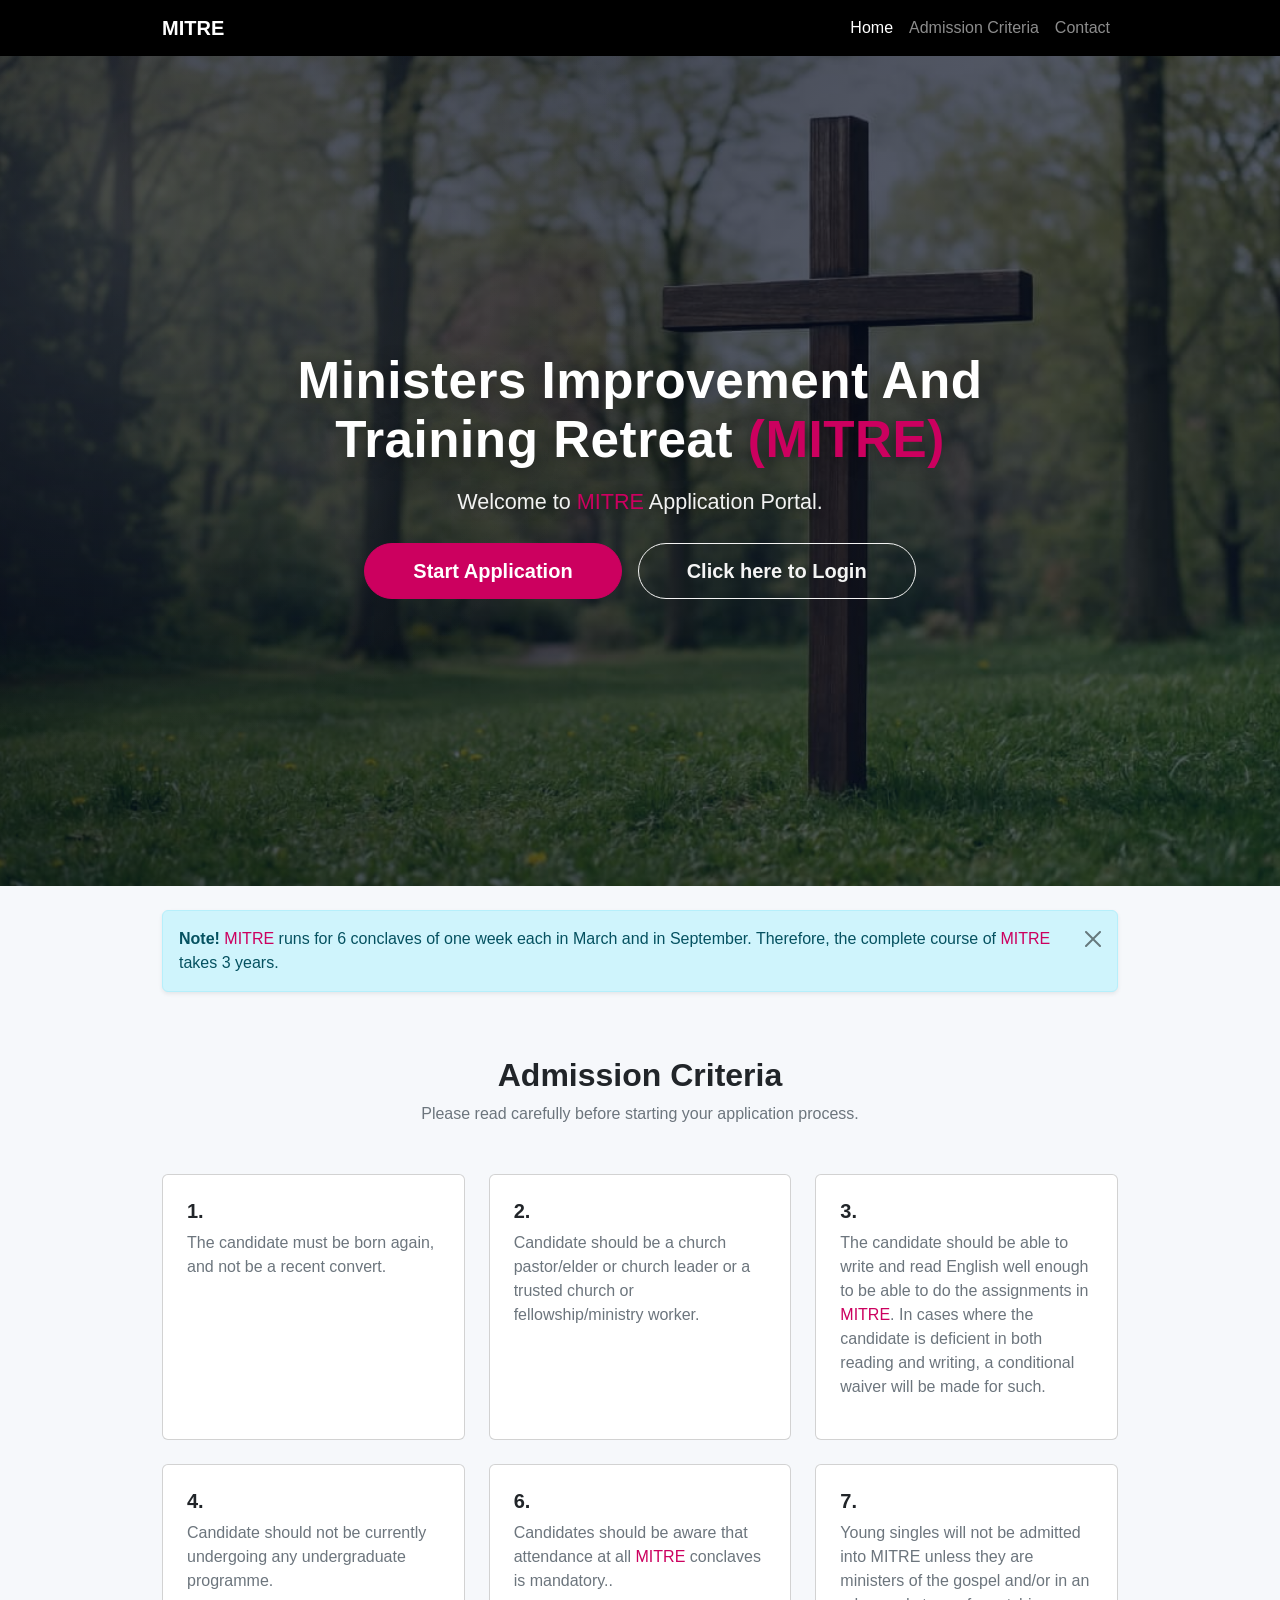
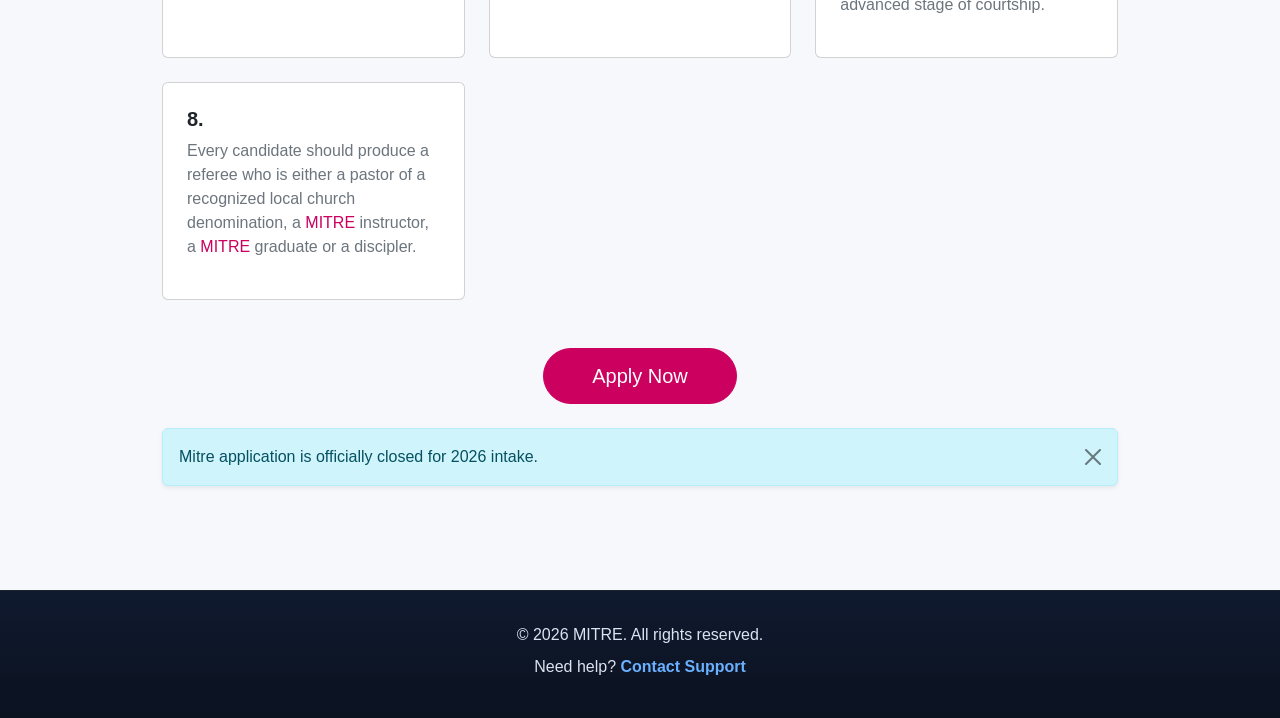
<file: index.html>
<!DOCTYPE html>
<html lang="en">

<head>
  <meta charset="UTF-8">
  <meta name="viewport" content="width=device-width, initial-scale=1.0">
  <meta http-equiv="X-UA-Compatible" content="ie=edge">

  <meta name="keywords" content="Discipleship, discipleship works, discipleship labour, discipleship in kaduna state Nigeria, MITRE">
  <meta name="description" content="Ministers Improvement And Training Retreat, MITRE, Threshers Team Ministry, Kaduna">
  <link rel="stylesheet" href="https://cdnjs.cloudflare.com/ajax/libs/font-awesome/6.0.0-beta3/css/all.min.css" />
  <link rel="stylesheet" href="public/assets/css/bootstrap.css" />
  <link rel="stylesheet" href="public/assets/css/styles.css" />
  <link rel="apple-touch-icon" sizes="180x180" href="public/assets/img/apple-touch-icon.png">
  <link rel="icon" type="image/png" sizes="32x32" href="public/assets/img/favicon-32x32.png">
  <link rel="icon" type="image/png" sizes="16x16" href="public/assets/img/favicon-16x16.png">
    <link rel="manifest" href="site.webmanifest">
  <link rel="stylesheet" href="https://cdn.jsdelivr.net/npm/bootstrap-icons@1.13.1/font/bootstrap-icons.min.css">

  <title>MITRE Application Portal</title>
</head>
    <body class="home-page">
        <!-- Page Loader -->
        <div id="loader" class="page-loader" aria-hidden="true">
            <div class="loader-core">
                <div class="spinner-border text-primary" role="status">
                    <span class="visually-hidden">Loading...</span>
                </div>
                <p class="loader-label mb-0">Loading portal...</p>
            </div>
        </div>
        <!-- Navbar -->
        <nav class="navbar navbar-expand-lg navbar-dark bg-dark">
            <div class="container">
                <a class="navbar-brand fw-bold" href="#">MITRE</a>
                <button class="navbar-toggler" type="button" data-bs-toggle="collapse" data-bs-target="#navbarNav">
                    <span class="navbar-toggler-icon"></span>
                </button>
                <div class="collapse navbar-collapse" id="navbarNav">
                    <ul class="navbar-nav ms-auto">
                        <li class="nav-item"><a class="nav-link active" href="index.html">Home</a></li>
                        <li class="nav-item"><a class="nav-link" href="index.html#criteria">Admission Criteria</a></li>
                        <li class="nav-item"><a class="nav-link" href="index.html#contact">Contact</a></li>
                    </ul>
                </div>
            </div>
        </nav>

        <!-- Hero -->
        <section class="hero">
            <div class="container">
                <h1 class="hero-title">
                    Ministers Improvement And Training Retreat <span class="text-primary">(MITRE)</span>
                </h1>
                <p class="hero-subtitle mb-4">Welcome to <span class="text-primary">MITRE</span> Application Portal.</p>
                <div class="d-flex justify-content-center gap-3 flex-wrap">
                    <a href="public/application/" class="btn btn-primary btn-lg px-5 rounded-pill">
                        Start Application
                    </a>
                    <!-- <a href="javascript:void(0)" class="btn btn-primary btn-lg px-5 rounded-pill">
                        Application closed
                    </a> -->
                    <a href="public/student/login.html" class="btn btn-outline-light btn-lg px-5 rounded-pill">
                        Click here to Login
                    </a>
                </div>
            </div>
        </section>
        <div class="container">
            <!-- Notice -->
            <div class="alert alert-info alert-dismissible fade show mt-4 shadow-sm" role="alert">
                <strong>Note!</strong> <span class="text-primary">MITRE</span> runs for 6 conclaves of one week each in March and in September. Therefore, the complete course of <span class="text-primary">MITRE</span> takes 3 years.
                <button type="button" class="btn-close" data-bs-dismiss="alert" aria-label="Close"></button>
            </div>
        </div>

        <!-- Criteria List -->
        <section class="steps criteria-list py-5" id="criteria">
            <div class="container">
                <div class="text-center mb-5">
                    <h2 class="fw-bold">Admission Criteria</h2>
                    <p class="text-muted">Please read carefully before starting your application process.</p>
                </div>
                <div class="row g-4">
                    <div class="col-md-6 col-lg-4">
                        <div class="card p-4 h-100">
                            <h5 class="fw-bold">1. </h5>
                            <p class="text-muted">The candidate must be born again, and not be a recent convert.</p>
                        </div>
                    </div>
                    <div class="col-md-6 col-lg-4">
                        <div class="card p-4 h-100">
                            <h5 class="fw-bold">2. </h5>
                            <p class="text-muted">Candidate should be a church pastor/elder or church leader or a trusted church
                                or fellowship/ministry worker.</p>
                        </div>
                    </div>
                    <div class="col-md-6 col-lg-4">
                        <div class="card p-4 h-100">
                            <h5 class="fw-bold">3. </h5>
                            <p class="text-muted">The candidate should be able to write and read English well enough to be able to do the assignments in <span class="text-primary">MITRE</span>. In cases where the candidate is deficient in both reading and writing, a conditional waiver will be made for such.</p>
                        </div>
                    </div>
                    <div class="col-md-6 col-lg-4">
                        <div class="card p-4 h-100">
                            <h5 class="fw-bold">4. </h5>
                            <p class="text-muted">Candidate should not be currently undergoing any undergraduate programme.</p>
                        </div>
                    </div>
                    <div class="col-md-6 col-lg-4">
                        <div class="card p-4 h-100">
                            <h5 class="fw-bold">6. </h5>
                            <p class="text-muted">Candidates should be aware that attendance at all <span class="text-primary">MITRE</span> conclaves is mandatory..</p>
                        </div>
                    </div>
                    <div class="col-md-6 col-lg-4">
                        <div class="card p-4 h-100">
                            <h5 class="fw-bold">7. </h5>
                            <p class="text-muted">Young singles will not be admitted into MITRE unless they are ministers of the gospel and/or in an advanced stage of courtship.</p>
                        </div>
                    </div>
                    <div class="col-md-6 col-lg-4">
                        <div class="card p-4 h-100">
                            <h5 class="fw-bold">8. </h5>
                            <p class="text-muted"> Every candidate should produce a referee who is either a pastor of a recognized local church denomination, a <span class="text-primary">MITRE</span> instructor, a <span class="text-primary">MITRE</span> graduate or a discipler.</p>
                        </div>
                    </div>
                </div>

                <!-- CTA -->
                <div class="text-center mt-5">
                    <a href="public/application/" class="btn btn-primary btn-lg rounded-pill px-5">
                        Apply Now
                    </a>
                    <!-- <a href="javascript:void(0)" class="btn btn-primary btn-lg rounded-pill px-5">
                        Application closed
                    </a> -->
                </div>

                <!-- Progress Saving Notice -->
                <div class="alert alert-info alert-dismissible fade show mt-4 shadow-sm" role="alert">
                    Mitre application is officially closed for 2026 intake.
                    <button type="button" class="btn-close" data-bs-dismiss="alert" aria-label="Close"></button>
                </div>
            </div>
        </section>

     <!-- Footer -->
    <footer>
        <div class="container text-center">
            <p>&copy; 2026 MITRE. All rights reserved.</p>
            <p id="contact">
                Need help?
                <a href="https://api.whatsapp.com/send?phone=2348034530726&text=Hi,%20please%20i%20need%20help%20registering%20for%20MITRE!" target="_blank" rel="noopener">
                    Contact Support
                </a>
            </p>
        </div>
    </footer>
    <script src="https://cdn.jsdelivr.net/npm/bootstrap@5.3.3/dist/js/bootstrap.bundle.min.js"></script>
    <script>
        window.addEventListener('load', function () {
            var loader = document.getElementById('loader');
            if (!loader) {
                return;
            }

            loader.classList.add('is-hidden');
            loader.addEventListener('transitionend', function () {
                loader.remove();
            }, { once: true });
        });
    </script>
</body>

</html>
</file>
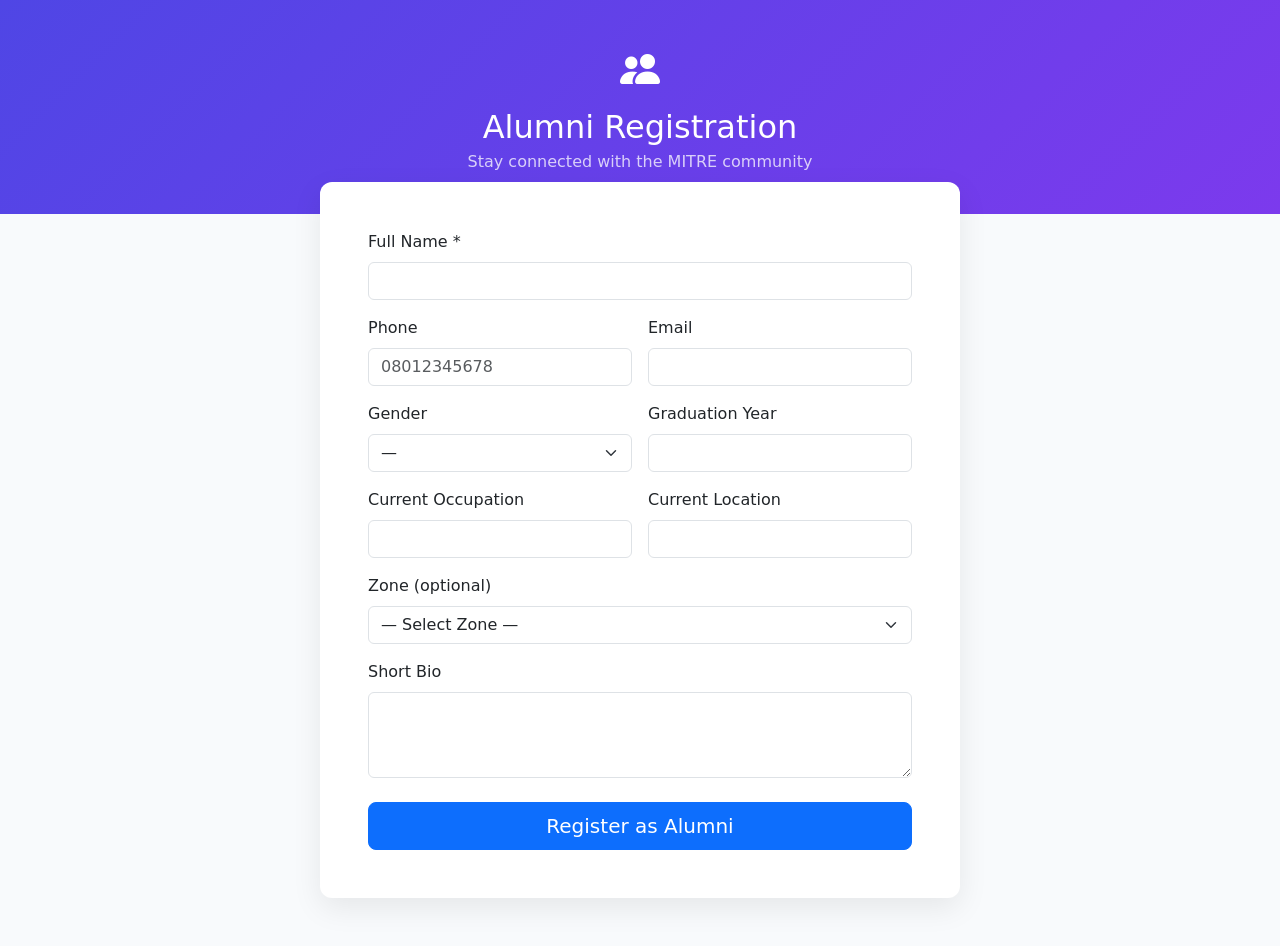
<file: public/alumni/index.html>
<!DOCTYPE html>
<html lang="en">
<head>
  <meta charset="UTF-8">
  <meta name="viewport" content="width=device-width, initial-scale=1">
  <title>Alumni Registration – MITRE</title>
  <link href="https://cdn.jsdelivr.net/npm/bootstrap@5.3.3/dist/css/bootstrap.min.css" rel="stylesheet">
  <link href="https://cdn.jsdelivr.net/npm/bootstrap-icons@1.11.3/font/bootstrap-icons.min.css" rel="stylesheet">
  <style>
    body { background: #f8fafc; }
    .hero { background: linear-gradient(135deg, #4f46e5, #7c3aed); color: #fff; padding: 2.5rem 0; }
    .form-card { max-width: 640px; margin: -2rem auto 3rem; border: none; border-radius: 12px; box-shadow: 0 10px 30px rgba(0,0,0,.08); }
  </style>
</head>
<body>
  <div class="hero text-center">
    <div class="container">
      <i class="bi bi-people-fill fs-1"></i>
      <h2 class="mt-2 mb-1">Alumni Registration</h2>
      <p class="mb-0 opacity-75">Stay connected with the MITRE community</p>
    </div>
  </div>

  <div class="container">
    <div class="card form-card">
      <div class="card-body p-4 p-md-5">
        <div id="alert" class="alert d-none"></div>
        <form id="alumniForm">
          <div class="row g-3">
            <div class="col-12">
              <label class="form-label">Full Name *</label>
              <input type="text" class="form-control" id="full_name" required>
            </div>
            <div class="col-md-6">
              <label class="form-label">Phone</label>
              <input type="tel" class="form-control" id="phone" placeholder="08012345678">
            </div>
            <div class="col-md-6">
              <label class="form-label">Email</label>
              <input type="email" class="form-control" id="email">
            </div>
            <div class="col-md-6">
              <label class="form-label">Gender</label>
              <select class="form-select" id="gender">
                <option value="">—</option>
                <option value="male">Male</option>
                <option value="female">Female</option>
                <option value="other">Other</option>
              </select>
            </div>
            <div class="col-md-6">
              <label class="form-label">Graduation Year</label>
              <input type="number" class="form-control" id="graduation_year" min="1990" max="2030">
            </div>
            <div class="col-md-6">
              <label class="form-label">Current Occupation</label>
              <input type="text" class="form-control" id="current_occupation">
            </div>
            <div class="col-md-6">
              <label class="form-label">Current Location</label>
              <input type="text" class="form-control" id="current_location">
            </div>
            <div class="col-12">
              <label class="form-label">Zone (optional)</label>
              <select class="form-select" id="zone_id">
                <option value="">— Select Zone —</option>
              </select>
            </div>
            <div class="col-12">
              <label class="form-label">Short Bio</label>
              <textarea class="form-control" id="bio" rows="3"></textarea>
            </div>
          </div>
          <button type="submit" class="btn btn-primary btn-lg w-100 mt-4" id="btnSubmit">
            Register as Alumni
          </button>
        </form>
      </div>
    </div>
  </div>

  <script src="../assets/js/config.js"></script>
  <script>
    const API = (window.API_BASE || '').replace(/\/$/, '');
    // Load zones
    fetch(API + '/zones/public.php').then(r => r.json()).then(d => {
      if (d.success) {
        const sel = document.getElementById('zone_id');
        d.data.forEach(z => {
          const o = document.createElement('option');
          o.value = z.id; o.textContent = z.name;
          sel.appendChild(o);
        });
      }
    });

    document.getElementById('alumniForm').addEventListener('submit', async (e) => {
      e.preventDefault();
      const btn = document.getElementById('btnSubmit');
      const alert = document.getElementById('alert');
      btn.disabled = true;
      alert.classList.add('d-none');

      const body = {
        full_name: document.getElementById('full_name').value.trim(),
        phone: document.getElementById('phone').value.trim(),
        email: document.getElementById('email').value.trim(),
        gender: document.getElementById('gender').value,
        graduation_year: document.getElementById('graduation_year').value,
        current_occupation: document.getElementById('current_occupation').value.trim(),
        current_location: document.getElementById('current_location').value.trim(),
        zone_id: document.getElementById('zone_id').value || null,
        bio: document.getElementById('bio').value.trim()
      };

      try {
        const res = await fetch(API + '/alumni/register.php', {
          method: 'POST',
          headers: { 'Content-Type': 'application/json' },
          body: JSON.stringify(body)
        });
        const raw = await res.text();
        let data;
        try {
          data = JSON.parse(raw);
        } catch (_) {
          throw new Error(`Server returned non-JSON response (HTTP ${res.status}).`);
        }
        if (!res.ok) {
          throw new Error(data.message || `Request failed (HTTP ${res.status})`);
        }
        if (data.success) {
          alert.className = 'alert alert-success';
          alert.textContent = data.message;
          alert.classList.remove('d-none');
          e.target.reset();
        } else {
          throw new Error(data.message || 'Registration failed');
        }
      } catch (err) {
        alert.className = 'alert alert-danger';
        alert.textContent = err.message;
        alert.classList.remove('d-none');
      } finally {
        btn.disabled = false;
      }
    });
  </script>
</body>
</html>
</file>
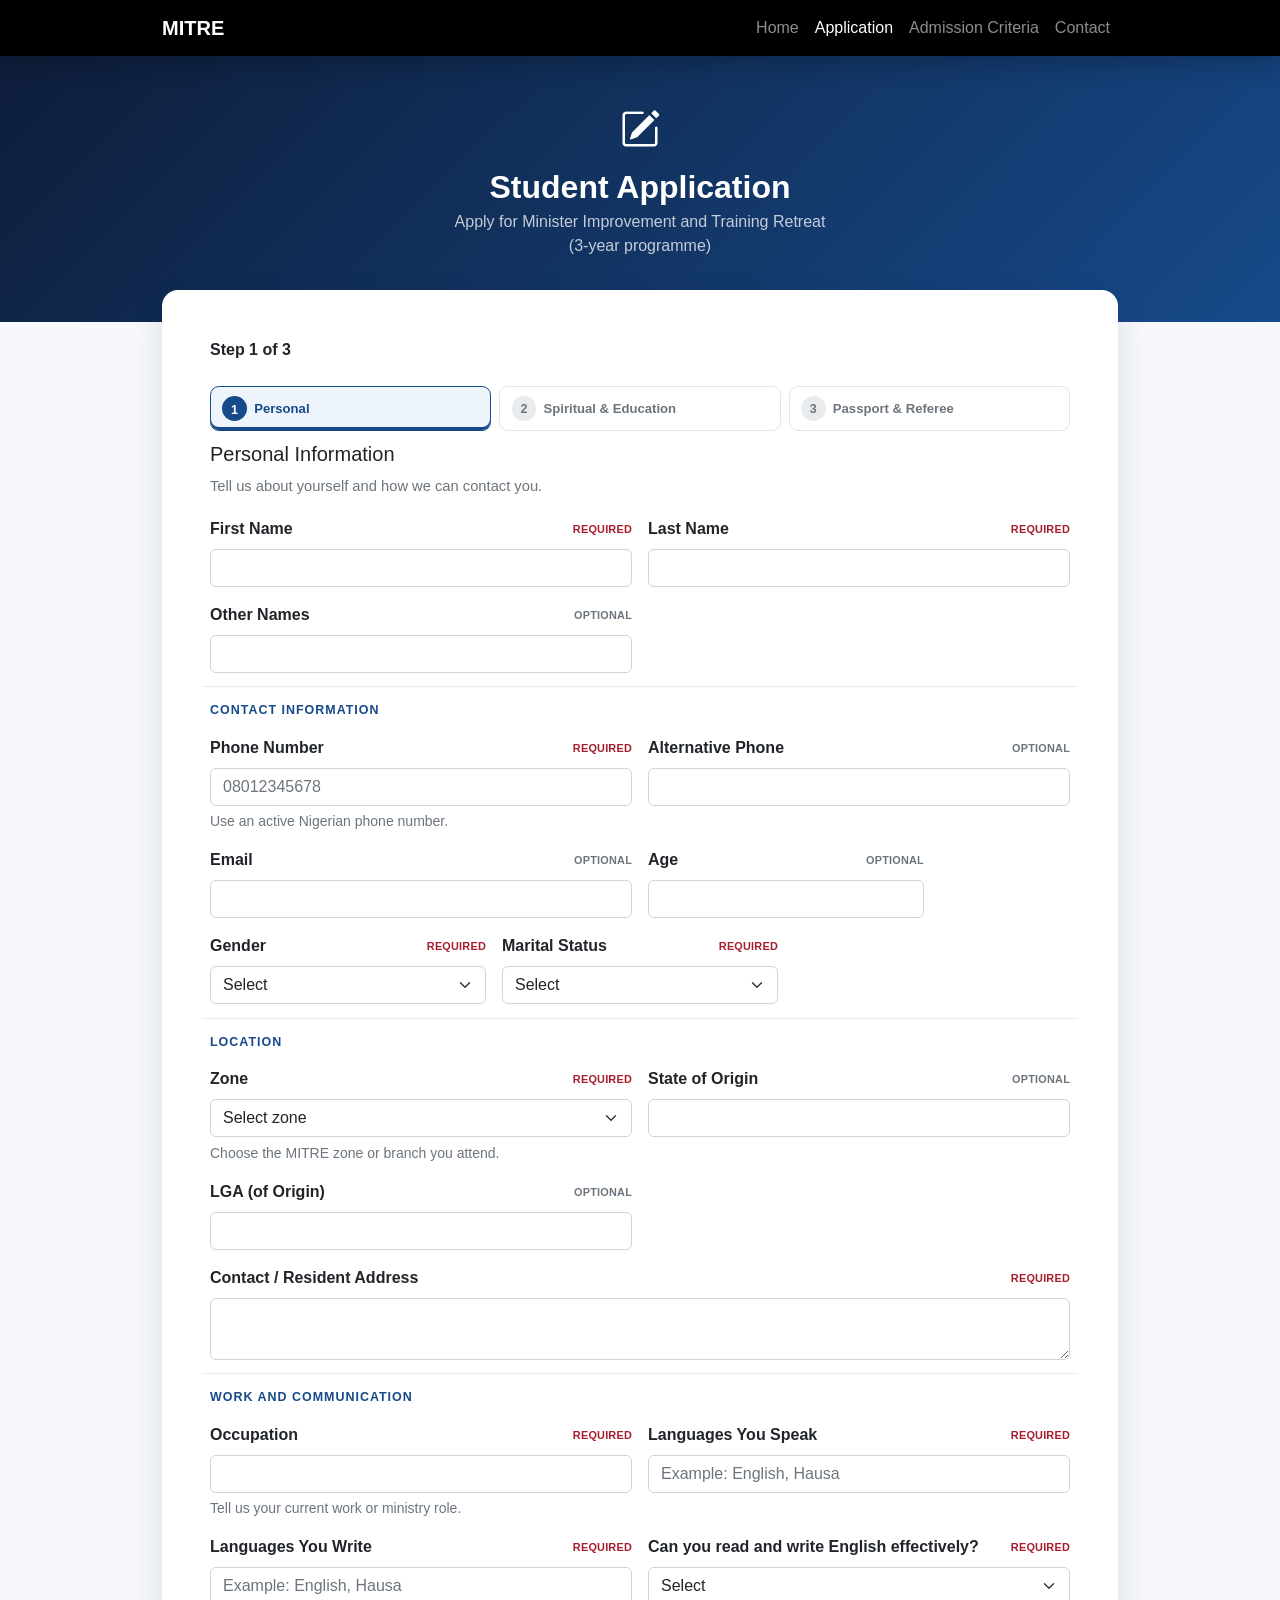
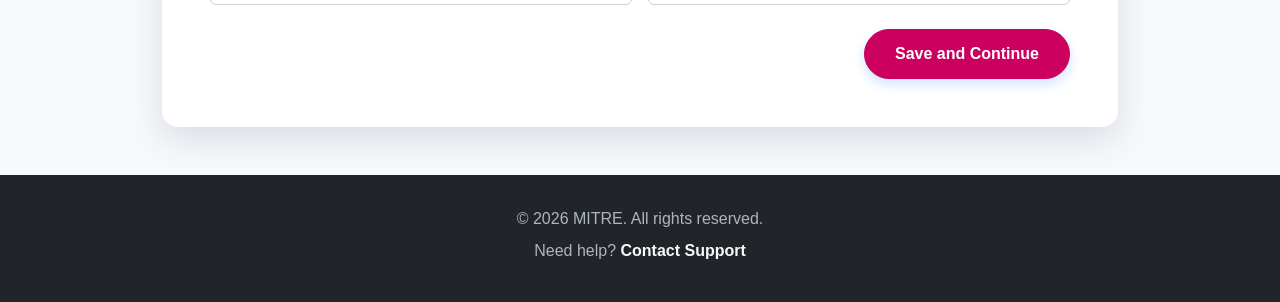
<file: public/application/index.html>
<!DOCTYPE html>
<html lang="en">
<head>
  <meta charset="UTF-8">
  <meta name="viewport" content="width=device-width, initial-scale=1.0">
  <meta http-equiv="X-UA-Compatible" content="ie=edge">

  <meta name="keywords" content="Discipleship, discipleship works, discipleship labour, discipleship in kaduna state Nigeria, MITRE">
  <meta name="description" content="Ministers Improvement And Training Retreat, MITRE, Threshers Team Ministry, Kaduna">
  <link rel="stylesheet" href="https://cdnjs.cloudflare.com/ajax/libs/font-awesome/6.0.0-beta3/css/all.min.css" />
  <link rel="stylesheet" href="../assets/css/bootstrap.css" />
  <link rel="stylesheet" href="../assets/css/styles.css" />
  <link rel="apple-touch-icon" sizes="180x180" href="../assets/img/apple-touch-icon.png">
  <link rel="icon" type="image/png" sizes="32x32" href="../assets/img/favicon-32x32.png">
  <link rel="icon" type="image/png" sizes="16x16" href="../assets/img/favicon-16x16.png">
  <link rel="manifest" href="../../site.webmanifest">
  <link rel="stylesheet" href="https://cdn.jsdelivr.net/npm/bootstrap-icons@1.13.1/font/bootstrap-icons.min.css">

  <title>MITRE Application Portal</title>
</head>
<body class="application-page">
  <nav class="navbar navbar-expand-lg navbar-dark bg-dark">
    <div class="container">
      <a class="navbar-brand fw-bold" href="../../index.html">MITRE</a>
      <button class="navbar-toggler" type="button" data-bs-toggle="collapse" data-bs-target="#applicationNav" aria-controls="applicationNav" aria-expanded="false" aria-label="Toggle navigation">
        <span class="navbar-toggler-icon"></span>
      </button>
      <div class="collapse navbar-collapse" id="applicationNav">
        <ul class="navbar-nav ms-auto">
          <li class="nav-item"><a class="nav-link" href="../../index.html">Home</a></li>
          <li class="nav-item"><a class="nav-link active" aria-current="page" href="index.html">Application</a></li>
          <li class="nav-item"><a class="nav-link" href="../../index.html#criteria">Admission Criteria</a></li>
          <li class="nav-item"><a class="nav-link" href="../../index.html#contact">Contact</a></li>
        </ul>
      </div>
    </div>
  </nav>

  <header class="portal-hero text-center">
    <div class="container">
      <i class="bi bi-pencil-square fs-1"></i>
      <h1 class="h2 mt-2 mb-1">Student Application</h1>
      <p class="mb-0 opacity-75">Apply for Minister Improvement and Training Retreat<br>(3-year programme)</p>
    </div>
  </header>

  <main class="container application-content">
    <div class="card form-card">
      <div class="card-body p-4 p-md-5">
        <div class="d-flex justify-content-between mb-4" aria-label="Application progress">
          <span class="fw-semibold" id="stepLabel">Step 1 of 3</span>
        </div>
        <ol class="application-stepper" id="stepProgress" aria-label="Application steps">
          <li class="application-step active" data-progress-step="1" aria-current="step"><span class="step-number">1</span><span class="step-name">Personal</span></li>
          <li class="application-step" data-progress-step="2"><span class="step-number">2</span><span class="step-name">Spiritual &amp; Education</span></li>
          <li class="application-step" data-progress-step="3"><span class="step-number">3</span><span class="step-name">Passport &amp; Referee</span></li>
        </ol>

        <form id="applicationForm" novalidate>
          <section data-step="1">
            <h3 class="h5 mb-3">Personal Information</h3>
            <p class="step-description">Tell us about yourself and how we can contact you.</p>
            <div class="row g-3">
              <div class="col-md-6"><label class="form-label" for="first_name">First Name *</label><input type="text" class="form-control" id="first_name" required></div>
              <div class="col-md-6"><label class="form-label" for="last_name">Last Name *</label><input type="text" class="form-control" id="last_name" required></div>
              <div class="col-md-6"><label class="form-label" for="other_names">Other Names</label><input type="text" class="form-control" id="other_names"></div>
              <div class="form-section-heading col-12">Contact Information</div>
              <div class="col-md-6"><label class="form-label" for="phone">Phone Number *</label><input type="tel" class="form-control" id="phone" required placeholder="08012345678" inputmode="tel" autocomplete="tel" data-help="Use an active Nigerian phone number."></div>
              <div class="col-md-6"><label class="form-label" for="alt_phone">Alternative Phone</label><input type="tel" class="form-control" id="alt_phone" inputmode="tel" autocomplete="tel-national"></div>
              <div class="col-md-6"><label class="form-label" for="email">Email</label><input type="email" class="form-control" id="email" autocomplete="email"></div>
              <div class="col-md-4"><label class="form-label" for="age">Age</label><input type="number" class="form-control" id="age" min="10" max="120"></div>
              <div class="col-md-4"><label class="form-label" for="gender">Gender *</label><select class="form-select" id="gender" required><option value="">Select</option><option value="male">Male</option><option value="female">Female</option><option value="other">Other</option></select></div>
              <div class="col-md-4"><label class="form-label" for="marital_status">Marital Status *</label><select class="form-select" id="marital_status" required><option value="">Select</option><option value="single">Single</option><option value="married">Married</option><option value="separated">Separated</option><option value="widowed">Widowed</option><option value="other">Other</option></select></div>
              <div class="form-section-heading col-12">Location</div>
              <div class="col-md-6"><label class="form-label" for="zone_id">Zone *</label><select class="form-select" id="zone_id" required data-help="Choose the MITRE zone or branch you attend."><option value="">Select zone</option></select></div>
              <div class="col-md-6"><label class="form-label" for="state_of_origin">State of Origin</label><input type="text" class="form-control" id="state_of_origin"></div>
              <div class="col-md-6"><label class="form-label" for="lga">LGA (of Origin)</label><input type="text" class="form-control" id="lga"></div>
              <div class="col-12"><label class="form-label" for="address">Contact / Resident Address *</label><textarea class="form-control" id="address" rows="2" required autocomplete="street-address"></textarea></div>
              <div class="form-section-heading col-12">Work and Communication</div>
              <div class="col-md-6"><label class="form-label" for="occupation">Occupation *</label><input type="text" class="form-control" id="occupation" required data-help="Tell us your current work or ministry role."></div>
              <div class="col-md-6"><label class="form-label" for="lang_speak">Languages You Speak *</label><input type="text" class="form-control" id="lang_speak" required placeholder="Example: English, Hausa"></div>
              <div class="col-md-6"><label class="form-label" for="lang_write">Languages You Write *</label><input type="text" class="form-control" id="lang_write" required placeholder="Example: English, Hausa"></div>
              <div class="col-md-6"><label class="form-label" for="literacy">Can you read and write English effectively? *</label><select class="form-select" id="literacy" required><option value="">Select</option><option value="yes">Yes</option><option value="no">No</option></select></div>
            </div>
          </section>

          <section data-step="2" class="d-none">
            <h3 class="h5 mb-3">Spiritual, Church and Education Information</h3>
            <p class="step-description">Share your church background, calling, and educational experience.</p>
            <div class="row g-3">
              <div class="col-md-6"><label class="form-label" for="church">Church / Local Assembly *</label><input class="form-control" id="church" required data-help="Enter the church or assembly you currently attend."></div>
              <div class="col-md-6"><label class="form-label" for="church_post">Function or Post in Church *</label><input class="form-control" id="church_post" required></div>
              <div class="col-md-6"><label class="form-label" for="born_again">When were you born again? *</label><input class="form-control" id="born_again" required placeholder="Example: 2015" data-help="Enter a year or an approximate date."></div>
              <div class="col-md-6"><label class="form-label" for="baptism">Baptised into the Holy Ghost? *</label><select class="form-select" id="baptism" required><option value="">Select</option><option value="yes">Yes</option><option value="no">No</option><option value="uncertain">Uncertain</option></select></div>
              <div class="col-12"><label class="form-label" for="calling">What do you sense is God's call upon your life? *</label><textarea class="form-control" id="calling" rows="3" required placeholder="Briefly describe the calling you sense."></textarea></div>
              <div class="col-md-6"><label class="form-label" for="in_calling">Are you currently in that calling? *</label><select class="form-select" id="in_calling" required><option value="">Select</option><option value="yes">Yes</option><option value="no">No</option><option value="not_sure">Not sure</option></select></div>
              <div class="col-md-6"><label class="form-label" for="entered_calling">When did you enter into it?</label><input class="form-control" id="entered_calling"></div>
              <div class="col-md-6"><label class="form-label" for="attended_mitre">Have you attended MITRE before? *</label><select class="form-select" id="attended_mitre" required><option value="">Select</option><option value="yes">Yes</option><option value="no">No</option></select></div>
              <div class="col-12"><label class="form-label" for="why_mitre">Why do you want to attend MITRE? *</label><textarea class="form-control" id="why_mitre" rows="3" required placeholder="Tell us what you hope to learn or contribute."></textarea></div>
              <div class="col-md-6"><label class="form-label" for="oversight">Who has or had spiritual oversight over you?</label><input class="form-control" id="oversight"></div>
              <div class="col-md-6"><label class="form-label" for="certificate">Highest Certificate Obtained *</label><select class="form-select" id="certificate" required><option value="">Select</option><option>FSLC</option><option>O'level</option><option>NCE</option><option>ND</option><option>HND</option><option>Degree</option><option>Masters</option><option>PhD</option></select></div>
              <div class="col-md-6"><label class="form-label" for="cert_year">Certificate Year *</label><input type="number" class="form-control" id="cert_year" min="1900" max="2100" required></div>
              <div class="col-md-6"><label class="form-label" for="institution">School / Institution *</label><input class="form-control" id="institution" required></div>
            </div>
          </section>

          <section data-step="3" class="d-none">
            <h3 class="h5 mb-3">Passport and Referee</h3>
            <p class="step-description">Upload your passport photograph and invite your referee to complete their section.</p>
            <div class="alert alert-info">Upload a passport photograph before creating the referee continuation link.</div>
            <div class="mb-3">
              <label class="form-label" for="passport">Passport Photograph *</label>
              <input type="file" class="visually-hidden" id="passport" accept="image/jpeg,image/png" required>
              <label class="passport-upload-area" for="passport" id="passportUploadArea">
                <span class="passport-upload-icon" aria-hidden="true"><i class="bi bi-cloud-arrow-up"></i></span>
                <span class="passport-upload-title">Choose a passport photograph</span>
                <span class="passport-upload-help">JPG or PNG, maximum 5 MB</span>
              </label>
              <div class="passport-preview d-none" id="passportPreview">
                <img id="passportPreviewImage" class="passport-preview-image" alt="Selected passport preview">
                <div class="passport-file-details">
                  <strong id="passportFileName"></strong>
                  <span id="passportFileSize" class="text-muted"></span>
                </div>
                <div class="passport-file-actions">
                  <button type="button" class="btn btn-sm btn-outline-secondary" id="btnReplacePassport">Replace</button>
                  <button type="button" class="btn btn-sm btn-outline-danger" id="btnRemovePassport">Remove</button>
                </div>
              </div>
            </div>
            <button type="button" class="btn btn-outline-primary" id="btnPassport" disabled>Upload Passport</button>
            <div id="passportStatus" class="small text-muted mt-2"></div>
            <hr class="my-4">
            <div id="refereePanel" class="d-none">
              <p class="mb-2 referee-link-note"><strong>Note!</strong> That link above is unique to your application. You can send it to your referee via WhatsApp, Email, SMS, or any other means. Your registration is incomplete until your referee fills in their details.</p>
              <div class="input-group">
                <input type="text" class="form-control referee-link-input" id="refereeLink" readonly title="Click to copy the referee link" aria-label="Private referee continuation link">
                <button type="button" class="btn btn-outline-secondary" id="btnCopyLink">Copy Link</button>
              </div>
              <div id="refereeStatus" class="small text-muted mt-2">Waiting for referee submission.</div>
              <button type="button" class="btn btn-success d-none mt-3" id="btnSubmitApplication">Submit Completed Application</button>
            </div>
            <button type="button" class="btn btn-primary d-none mt-3" id="btnRefereeLink">Create Referee Link</button>
          </section>

          <div class="d-flex justify-content-between gap-2 mt-4">
            <button type="button" class="btn btn-outline-secondary d-none" id="btnBack">Back</button>
            <button type="submit" class="btn btn-primary ms-auto" id="btnNext">Save and Continue</button>
          </div>
        </form>
      </div>
    </div>
  </main>

  <footer>
    <div class="container text-center">
      <p>&copy; 2026 MITRE. All rights reserved.</p>
      <p id="contact">Need help? <a href="https://api.whatsapp.com/send?phone=2348034530726&text=Hi,%20please%20i%20need%20help%20registering%20for%20MITRE!" target="_blank" rel="noopener">Contact Support</a></p>
    </div>
  </footer>

  <div id="toast-container" style="position:fixed;bottom:20px;right:20px;z-index:2000"></div>

  <script src="https://cdn.jsdelivr.net/npm/bootstrap@5.3.3/dist/js/bootstrap.bundle.min.js"></script>
  <script src="../assets/js/config.js"></script>
  <script>
    const API = (window.API_BASE || '').replace(/\/$/, '');
    const tokenKey = 'mitre_application_token';
    let token = localStorage.getItem(tokenKey);
    let currentStep = 1;
    const form = document.getElementById('applicationForm');
    const btnNext = document.getElementById('btnNext');
    const btnBack = document.getElementById('btnBack');
    const fields = ids => Object.fromEntries(ids.map(id => [id, document.getElementById(id)?.value.trim() || null]));
    const step1Ids = ['first_name','last_name','other_names','phone','alt_phone','email','age','gender','marital_status','zone_id','state_of_origin','lga','address','occupation','lang_speak','lang_write','literacy'];
    const step2Ids = ['church','church_post','born_again','baptism','calling','in_calling','entered_calling','attended_mitre','why_mitre','oversight','certificate','cert_year','institution'];

    function showToast(message, type = 'success') {
      const toast = document.createElement('div');
      toast.className = `application-toast application-toast-${type}`;
      toast.setAttribute('role', 'status');
      toast.textContent = message;
      document.getElementById('toast-container').appendChild(toast);
      requestAnimationFrame(() => toast.classList.add('show'));
      setTimeout(() => {
        toast.classList.remove('show');
        setTimeout(() => toast.remove(), 200);
      }, 2800);
    }
    function showMessage(message, type = 'success') { showToast(message, type); }
    function setButtonLoading(button, loading, loadingText = 'Please wait...') {
      if (loading) {
        button.dataset.defaultLabel = button.textContent.trim();
        button.disabled = true;
        button.setAttribute('aria-busy', 'true');
        button.innerHTML = `<span class="spinner-border spinner-border-sm me-2" aria-hidden="true"></span>${loadingText}`;
      } else {
        button.disabled = false;
        button.removeAttribute('aria-busy');
        button.textContent = button.dataset.defaultLabel || button.textContent;
      }
    }
    function fieldMessage(field) {
      if (field.validity.valueMissing) return 'This field is required.';
      if (field.validity.typeMismatch) return 'Enter a valid email address.';
      if (field.validity.rangeUnderflow || field.validity.rangeOverflow) return 'Enter a value within the allowed range.';
      return field.validationMessage || 'Check this field and try again.';
    }
    function setFieldError(field) {
      const feedback = document.getElementById(`${field.id}-error`);
      if (!feedback) return;
      const invalid = !field.checkValidity();
      field.classList.toggle('is-invalid', invalid);
      field.classList.toggle('is-valid', !invalid && field.value !== '');
      field.setAttribute('aria-invalid', invalid ? 'true' : 'false');
      feedback.textContent = invalid ? fieldMessage(field) : '';
      feedback.classList.toggle('d-block', invalid);
    }
    function enhanceFormFields() {
      form.querySelectorAll('input, select, textarea').forEach(field => {
        if (!field.id) return;
        const label = form.querySelector(`label[for="${field.id}"]`);
        if (label) {
          const labelText = label.textContent.replace(/\s*\*\s*$/, '').trim();
          label.textContent = '';
          label.append(labelText, ' ');
          const indicator = document.createElement('span');
          indicator.className = field.required ? 'field-required' : 'field-optional';
          indicator.textContent = field.required ? 'Required' : 'Optional';
          label.append(indicator);
        }
        const describedBy = [];
        if (field.dataset.help) {
          const help = document.createElement('div');
          help.className = 'form-text field-help';
          help.id = `${field.id}-help`;
          help.textContent = field.dataset.help;
          field.after(help);
          describedBy.push(help.id);
        }
        const feedback = document.createElement('div');
        feedback.className = 'invalid-feedback';
        feedback.id = `${field.id}-error`;
        field.after(feedback);
        describedBy.push(feedback.id);
        field.setAttribute('aria-describedby', describedBy.join(' '));
        field.addEventListener('blur', () => setFieldError(field));
        field.addEventListener(field.tagName === 'SELECT' ? 'change' : 'input', () => setFieldError(field));
      });
    }
    function setStep(step) {
      currentStep = step;
      document.querySelectorAll('[data-step]').forEach(section => section.classList.toggle('d-none', Number(section.dataset.step) !== step));
      document.getElementById('stepLabel').textContent = `Step ${Math.min(step, 3)} of 3`;
      btnBack.classList.toggle('d-none', step <= 1);
      btnNext.classList.toggle('d-none', step > 2);
      btnNext.textContent = 'Save and Continue';
      document.querySelectorAll('[data-progress-step]').forEach(item => {
        const active = Number(item.dataset.progressStep) === step;
        item.classList.toggle('active', active);
        if (active) item.setAttribute('aria-current', 'step');
        else item.removeAttribute('aria-current');
      });
    }
    const maxPassportSize = 5 * 1024 * 1024;
    function formatFileSize(bytes) {
      return `${(bytes / (1024 * 1024)).toFixed(2)} MB`;
    }
    function clearPassportSelection() {
      const input = document.getElementById('passport');
      input.value = '';
      document.getElementById('passportPreviewImage').removeAttribute('src');
      document.getElementById('passportPreview').classList.add('d-none');
      document.getElementById('passportUploadArea').classList.remove('d-none');
      document.getElementById('btnPassport').disabled = true;
      document.getElementById('passportFileName').textContent = '';
      document.getElementById('passportFileSize').textContent = '';
    }
    function showPassportPreview(file) {
      if (!file) return;
      if (!['image/jpeg', 'image/png'].includes(file.type)) {
        clearPassportSelection();
        showMessage('Passport photograph must be a JPG or PNG image.', 'danger');
        return;
      }
      if (file.size > maxPassportSize) {
        clearPassportSelection();
        showMessage('Passport photograph must be 5 MB or smaller.', 'danger');
        return;
      }
      const previewImage = document.getElementById('passportPreviewImage');
      previewImage.src = URL.createObjectURL(file);
      document.getElementById('passportFileName').textContent = file.name;
      document.getElementById('passportFileSize').textContent = formatFileSize(file.size);
      document.getElementById('passportUploadArea').classList.add('d-none');
      document.getElementById('passportPreview').classList.remove('d-none');
      document.getElementById('btnPassport').disabled = false;
    }
    async function request(path, options = {}) {
      const response = await fetch(API + path, { ...options, headers: { 'Content-Type': 'application/json', ...(options.headers || {}) } });
      const data = await response.json().catch(() => ({}));
      if (!response.ok || !data.success) throw new Error(data.message || `Request failed (HTTP ${response.status})`);
      return data.data;
    }
    function getInvalidField(section) {
      return [...section.querySelectorAll('input, select, textarea')].find(field => !field.checkValidity());
    }
    async function saveCurrentStep(step) {
      const section = document.querySelector(`[data-step="${step}"]`);
      const invalidField = getInvalidField(section);
      if (invalidField) {
        setFieldError(invalidField);
        invalidField.focus();
        showMessage(fieldMessage(invalidField), 'danger');
        return false;
      }
      await request('/students/application.php', {
        method: 'PATCH',
        body: JSON.stringify({ token, step, data: fields(step === 1 ? step1Ids : step2Ids) })
      });
      return true;
    }
    enhanceFormFields();
    fetch(API + '/zones/public.php').then(response => response.json()).then(result => {
      if (!result.success) return;
      const selected = new URLSearchParams(window.location.search).get('zone_id');
      result.data.forEach(zone => { const option = new Option(`${zone.name} (${zone.code})`, zone.id); if (selected && String(zone.id) === selected) option.selected = true; document.getElementById('zone_id').appendChild(option); });
    });
    if (token) {
      request(`/students/application.php?token=${encodeURIComponent(token)}`).then(result => {
        const application = result.application || {};
        [...step1Ids, ...step2Ids].forEach(id => { if (application[id] !== null && application[id] !== undefined && document.getElementById(id)) document.getElementById(id).value = application[id]; });
        if (application.passport_photo) {
          document.getElementById('passportStatus').textContent = 'Passport already uploaded. You can upload a replacement.';
          document.getElementById('btnRefereeLink').classList.remove('d-none');
        }
        if (application.ref_name) {
          document.getElementById('refereePanel').classList.remove('d-none');
          document.getElementById('refereeStatus').textContent = 'Referee details received.';
          document.getElementById('btnSubmitApplication').classList.remove('d-none');
        }
        if (result.submitted_at) {
          document.getElementById('btnSubmitApplication').textContent = 'Application Submitted';
          document.getElementById('btnSubmitApplication').dataset.defaultLabel = 'Application Submitted';
          document.getElementById('btnSubmitApplication').disabled = true;
          document.getElementById('refereeStatus').textContent = 'Application submitted and awaiting review.';
        }
        setStep(Math.min(Number(result.current_step) || 1, 3));
      }).catch(() => { localStorage.removeItem(tokenKey); token = null; });
    }
    form.addEventListener('submit', async event => {
      event.preventDefault();
      const activeSection = document.querySelector(`[data-step="${currentStep}"]`);
      const invalidField = getInvalidField(activeSection);
      if (invalidField) {
        setFieldError(invalidField);
        invalidField.focus();
        showMessage(fieldMessage(invalidField), 'danger');
        return;
      }
      setButtonLoading(btnNext, true, 'Saving...');
      try {
        let result;
        if (currentStep === 1 && !token) {
          result = await request('/students/application.php', { method: 'POST', body: JSON.stringify({ action: 'start', ...fields(step1Ids), zone_id: Number(document.getElementById('zone_id').value) }) });
          token = result.resume_token;
          localStorage.setItem(tokenKey, token);
        }
        result = await request('/students/application.php', { method: 'PATCH', body: JSON.stringify({ token, step: currentStep, data: fields(currentStep === 1 ? step1Ids : step2Ids) }) });
        const savedStep = currentStep;
        setStep(Number(result.next_step));
        showMessage(savedStep === 2 ? 'Steps 1 and 2 saved successfully.' : `Step ${savedStep} saved successfully.`);
      } catch (error) { showMessage(error.message, 'danger'); } finally { setButtonLoading(btnNext, false); }
    });
    btnBack.addEventListener('click', async () => {
      if (currentStep === 3) {
        setStep(2);
        return;
      }
      const savedStep = currentStep;
      const previousStep = savedStep - 1;
      setButtonLoading(btnBack, true, 'Saving...');
      try {
        if (await saveCurrentStep(savedStep)) {
          setStep(previousStep);
          showMessage(`Step ${savedStep} changes saved.`);
        }
      } catch (error) {
        showMessage(error.message, 'danger');
      } finally {
        setButtonLoading(btnBack, false);
      }
    });
    function resetApplicationFlow() {
      token = null;
      localStorage.removeItem(tokenKey);
      form.reset();
      form.querySelectorAll('input, select, textarea').forEach(field => {
        field.classList.remove('is-invalid', 'is-valid');
        field.setAttribute('aria-invalid', 'false');
        const feedback = document.getElementById(`${field.id}-error`);
        if (feedback) {
          feedback.textContent = '';
          feedback.classList.remove('d-block');
        }
      });
      clearPassportSelection();
      document.getElementById('passportStatus').textContent = '';
      document.getElementById('refereeLink').value = '';
      document.getElementById('refereeStatus').textContent = 'Waiting for referee submission.';
      document.getElementById('refereePanel').classList.add('d-none');
      document.getElementById('btnRefereeLink').classList.add('d-none');
      document.getElementById('btnRefereeLink').dataset.mode = '';
      document.getElementById('btnRefereeLink').textContent = 'Create Referee Link';
      const submitButton = document.getElementById('btnSubmitApplication');
      submitButton.classList.add('d-none');
      submitButton.textContent = 'Submit Completed Application';
      submitButton.dataset.defaultLabel = 'Submit Completed Application';
      setButtonLoading(submitButton, false);
      setStep(1);
    }
    document.getElementById('passport').addEventListener('change', event => showPassportPreview(event.target.files[0]));
    document.getElementById('btnReplacePassport').addEventListener('click', () => document.getElementById('passport').click());
    document.getElementById('btnRemovePassport').addEventListener('click', clearPassportSelection);
    document.getElementById('btnPassport').addEventListener('click', async () => {
      const file = document.getElementById('passport').files[0];
      if (!file) { showMessage('Select a passport photograph first.', 'danger'); return; }
      const body = new FormData();
      body.append('action', 'upload_passport');
      body.append('token', token || '');
      body.append('passport', file);
      const button = document.getElementById('btnPassport');
      setButtonLoading(button, true, 'Uploading...');
      try {
        await fetch(API + '/students/application.php', { method: 'POST', body }).then(async response => {
          const result = await response.json().catch(() => ({}));
          if (!response.ok || !result.success) throw new Error(result.message || 'Passport upload failed');
          return result;
        });
        document.getElementById('passportStatus').textContent = 'Passport uploaded successfully.';
        document.getElementById('btnRefereeLink').classList.remove('d-none');
        showMessage('Passport uploaded successfully.');
      } catch (error) { showMessage(error.message, 'danger'); } finally { setButtonLoading(button, false); }
    });
    document.getElementById('btnRefereeLink').addEventListener('click', async () => {
      const button = document.getElementById('btnRefereeLink');
      if (button.dataset.mode === 'return') {
        resetApplicationFlow();
        showMessage('You can start a new application now.');
        return;
      }
      setButtonLoading(button, true, 'Creating link...');
      try {
        const result = await request('/students/application.php', { method: 'POST', body: JSON.stringify({ action: 'generate_referee_link', token }) });
        document.getElementById('refereeLink').value = result.referee_link;
        document.getElementById('refereePanel').classList.remove('d-none');
        button.classList.add('d-none');
      } catch (error) { showMessage(error.message, 'danger'); } finally { setButtonLoading(button, false); }
    });
    async function copyRefereeLink() {
      const link = document.getElementById('refereeLink').value;
      if (!link) return;
      try {
        await navigator.clipboard.writeText(link);
        showToast('Referee link copied.');
      } catch (error) {
        showToast('Unable to copy the link. Please select and copy it manually.', 'danger');
      }
    }
    document.getElementById('btnCopyLink').addEventListener('click', copyRefereeLink);
    document.getElementById('refereeLink').addEventListener('click', copyRefereeLink);
    document.getElementById('btnSubmitApplication').addEventListener('click', async () => {
      const button = document.getElementById('btnSubmitApplication');
      setButtonLoading(button, true, 'Submitting...');
      try {
        await request('/students/application.php', { method: 'POST', body: JSON.stringify({ action: 'submit_application', token }) });
        token = null;
        localStorage.removeItem(tokenKey);
        button.textContent = 'Application Submitted';
        button.dataset.defaultLabel = 'Application Submitted';
        document.getElementById('refereeStatus').textContent = 'Referee details received. Application submitted and awaiting review.';
        const returnButton = document.getElementById('btnRefereeLink');
        returnButton.dataset.mode = 'return';
        returnButton.textContent = 'Return';
        returnButton.classList.remove('d-none');
        showMessage('Application submitted successfully.');
      } catch (error) { showMessage(error.message, 'danger'); setButtonLoading(button, false); }
    });
    setStep(1);
  </script>
</body>
</html>
</file>
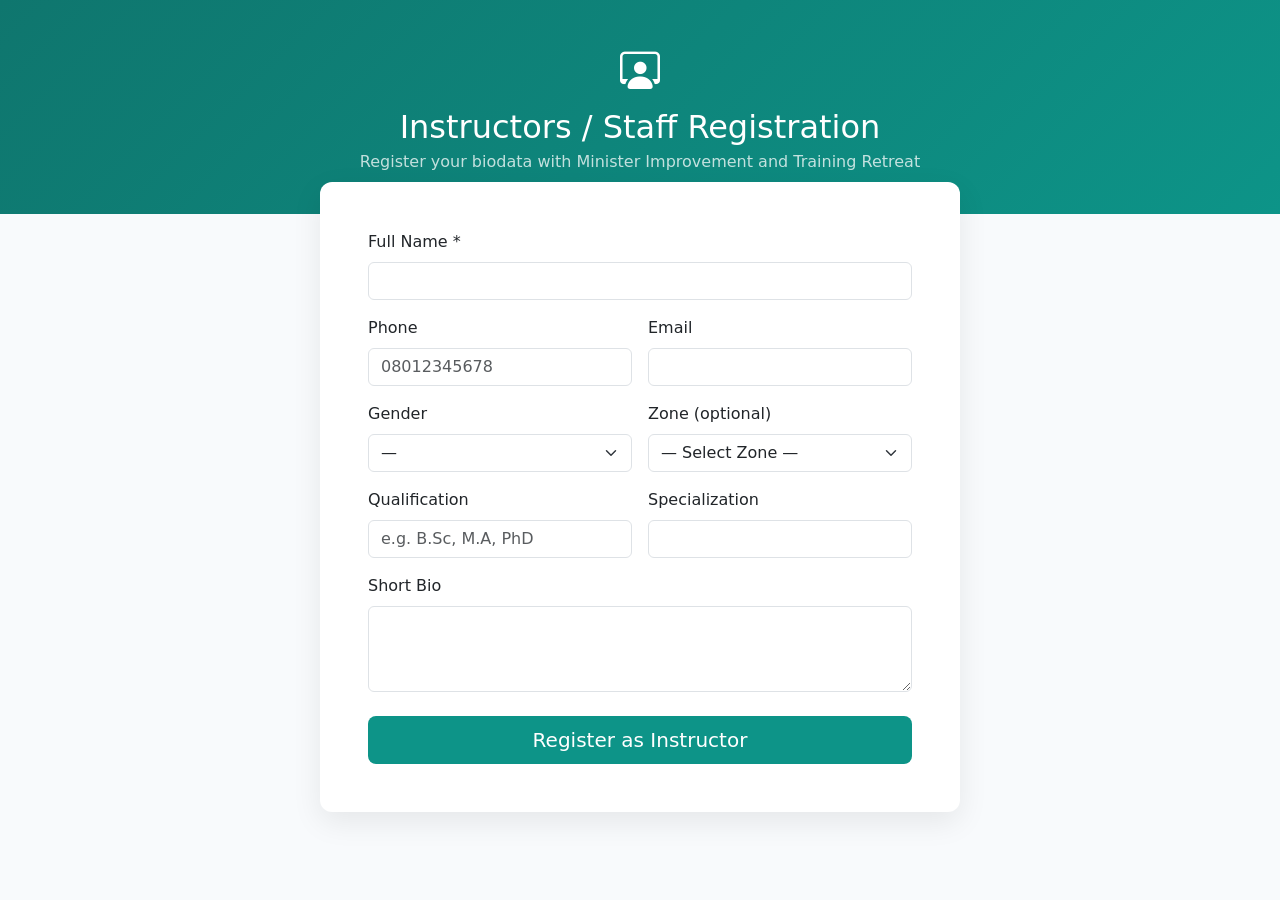
<file: public/instructors/index.html>
<!DOCTYPE html>
<html lang="en">
<head>
  <meta charset="UTF-8">
  <meta name="viewport" content="width=device-width, initial-scale=1">
  <title>Instructors Registration – MITRE</title>
  <link href="https://cdn.jsdelivr.net/npm/bootstrap@5.3.3/dist/css/bootstrap.min.css" rel="stylesheet">
  <link href="https://cdn.jsdelivr.net/npm/bootstrap-icons@1.11.3/font/bootstrap-icons.min.css" rel="stylesheet">
  <style>
    body { background: #f8fafc; }
    .hero { background: linear-gradient(135deg, #0f766e, #0d9488); color: #fff; padding: 2.5rem 0; }
    .form-card { max-width: 640px; margin: -2rem auto 3rem; border: none; border-radius: 12px; box-shadow: 0 10px 30px rgba(0,0,0,.08); }
  </style>
</head>
<body>
  <div class="hero text-center">
    <div class="container">
      <i class="bi bi-person-workspace fs-1"></i>
      <h2 class="mt-2 mb-1">Instructors / Staff Registration</h2>
      <p class="mb-0 opacity-75">Register your biodata with Minister Improvement and Training Retreat</p>
    </div>
  </div>

  <div class="container">
    <div class="card form-card">
      <div class="card-body p-4 p-md-5">
        <div id="alert" class="alert d-none"></div>
        <form id="instructorForm">
          <div class="row g-3">
            <div class="col-12">
              <label class="form-label">Full Name *</label>
              <input type="text" class="form-control" id="full_name" required>
            </div>
            <div class="col-md-6">
              <label class="form-label">Phone</label>
              <input type="tel" class="form-control" id="phone" placeholder="08012345678">
            </div>
            <div class="col-md-6">
              <label class="form-label">Email</label>
              <input type="email" class="form-control" id="email">
            </div>
            <div class="col-md-6">
              <label class="form-label">Gender</label>
              <select class="form-select" id="gender">
                <option value="">—</option>
                <option value="male">Male</option>
                <option value="female">Female</option>
                <option value="other">Other</option>
              </select>
            </div>
            <div class="col-md-6">
              <label class="form-label">Zone (optional)</label>
              <select class="form-select" id="zone_id">
                <option value="">— Select Zone —</option>
              </select>
            </div>
            <div class="col-md-6">
              <label class="form-label">Qualification</label>
              <input type="text" class="form-control" id="qualification" placeholder="e.g. B.Sc, M.A, PhD">
            </div>
            <div class="col-md-6">
              <label class="form-label">Specialization</label>
              <input type="text" class="form-control" id="specialization">
            </div>
            <div class="col-12">
              <label class="form-label">Short Bio</label>
              <textarea class="form-control" id="bio" rows="3"></textarea>
            </div>
          </div>
          <button type="submit" class="btn btn-teal btn-lg w-100 mt-4" id="btnSubmit" style="background:#0d9488;color:#fff">
            Register as Instructor
          </button>
        </form>
      </div>
    </div>
  </div>

  <script src="../assets/js/config.js"></script>
  <script>
    const API = (window.API_BASE || '').replace(/\/$/, '');
    fetch(API + '/zones/public.php').then(r => r.json()).then(d => {
      if (d.success) {
        const sel = document.getElementById('zone_id');
        d.data.forEach(z => {
          const o = document.createElement('option');
          o.value = z.id; o.textContent = z.name;
          sel.appendChild(o);
        });
      }
    });

    document.getElementById('instructorForm').addEventListener('submit', async (e) => {
      e.preventDefault();
      const btn = document.getElementById('btnSubmit');
      const alert = document.getElementById('alert');
      btn.disabled = true;
      alert.classList.add('d-none');

      const body = {
        full_name: document.getElementById('full_name').value.trim(),
        phone: document.getElementById('phone').value.trim(),
        email: document.getElementById('email').value.trim(),
        gender: document.getElementById('gender').value,
        zone_id: document.getElementById('zone_id').value || null,
        qualification: document.getElementById('qualification').value.trim(),
        specialization: document.getElementById('specialization').value.trim(),
        bio: document.getElementById('bio').value.trim()
      };

      try {
        const res = await fetch(API + '/instructors/register.php', {
          method: 'POST',
          headers: { 'Content-Type': 'application/json' },
          body: JSON.stringify(body)
        });
        const raw = await res.text();
        let data;
        try {
          data = JSON.parse(raw);
        } catch (_) {
          throw new Error(`Server returned non-JSON response (HTTP ${res.status}).`);
        }
        if (!res.ok) {
          throw new Error(data.message || `Request failed (HTTP ${res.status})`);
        }
        if (data.success) {
          alert.className = 'alert alert-success';
          alert.textContent = data.message;
          alert.classList.remove('d-none');
          e.target.reset();
        } else {
          throw new Error(data.message || 'Registration failed');
        }
      } catch (err) {
        alert.className = 'alert alert-danger';
        alert.textContent = err.message;
        alert.classList.remove('d-none');
      } finally {
        btn.disabled = false;
      }
    });
  </script>
</body>
</html>
</file>
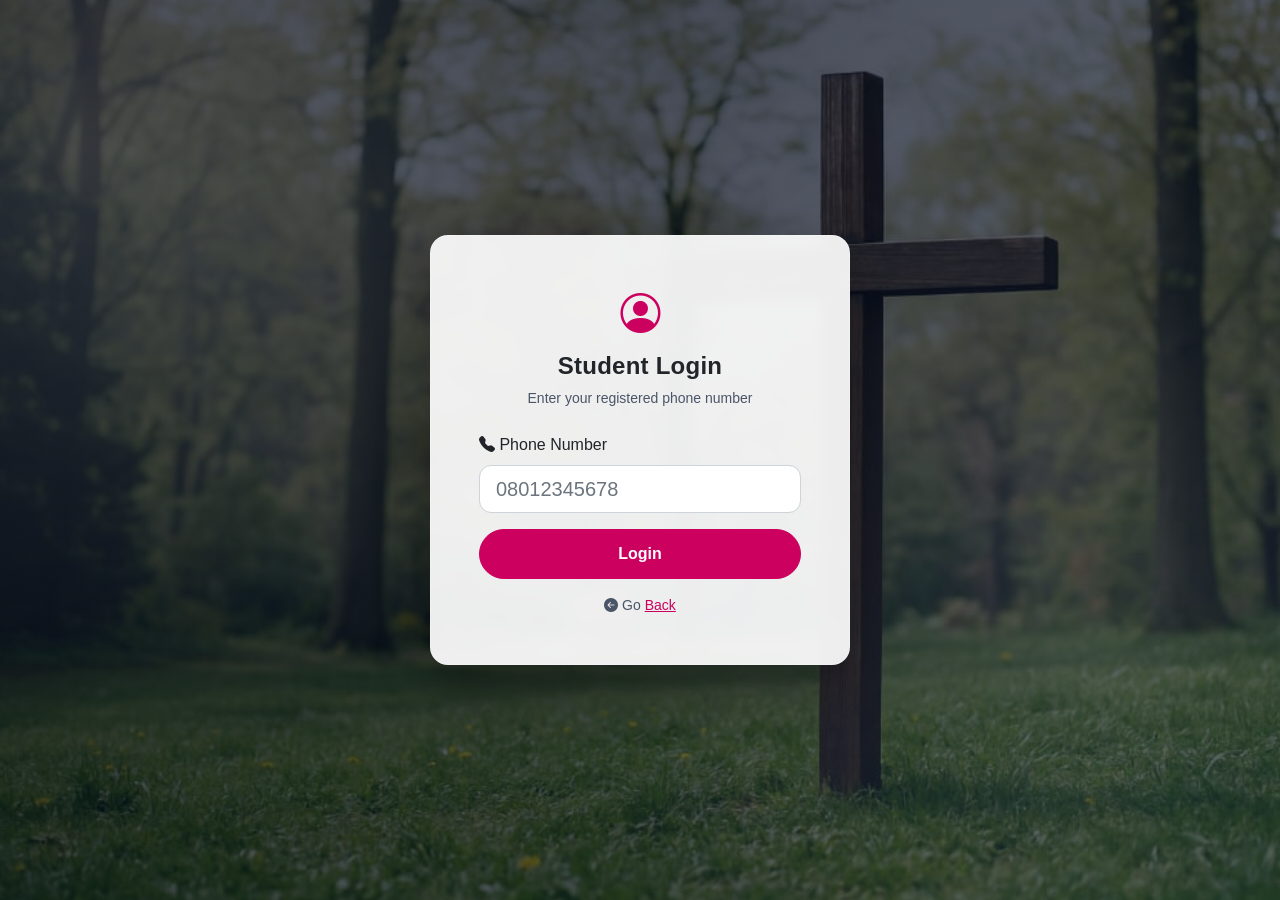
<file: public/student/index.html>
<!DOCTYPE html>
<html lang="en">
<head>
  <meta charset="UTF-8">
  <meta name="viewport" content="width=device-width, initial-scale=1">
  <title>Student Portal | MITRE</title>
  <link href="../assets/css/bootstrap.css" rel="stylesheet">
  <link href="https://cdn.jsdelivr.net/npm/bootstrap-icons@1.11.3/font/bootstrap-icons.min.css" rel="stylesheet">
  <style>
    body { background: #f1f5f9; }
    .navbar { box-shadow: 0 1px 3px rgba(0,0,0,.08); }
    .stat-card { border: none; border-radius: 10px; box-shadow: 0 1px 3px rgba(0,0,0,.06); }
  </style>
</head>
<body>
  <nav class="navbar navbar-expand-lg navbar-light bg-white">
    <div class="container">
      <a class="navbar-brand fw-bold" href="#"><i class="bi bi-mortarboard-fill text-primary me-1"></i> MITRE</a>
      <div class="d-flex align-items-center gap-3">
        <span class="text-muted small" id="studentName">—</span>
        <button class="btn btn-outline-secondary rounded-5 btn-sm" onclick="logout()">Logout</button>
      </div>
    </div>
  </nav>

  <div class="container py-4">
    <div class="row g-3 mb-4">
      <div class="col-6 col-md-4 col-lg-2">
        <div class="card stat-card h-100">
          <div class="card-body">
            <div class="text-muted small">Reg. No.</div>
            <div class="fs-6 fw-semibold text-break" id="studentRegNo">—</div>
          </div>
        </div>
      </div>
      <div class="col-6 col-md-4 col-lg-2">
        <div class="card stat-card h-100">
          <div class="card-body">
            <div class="text-muted small">Set</div>
            <div class="fs-5 fw-semibold" id="studentSet">—</div>
          </div>
        </div>
      </div>
      <div class="col-6 col-md-4 col-lg-2">
        <div class="card stat-card h-100">
          <div class="card-body">
            <div class="text-muted small">Conclave</div>
            <div class="fs-5 fw-semibold" id="studentConclave">—</div>
          </div>
        </div>
      </div>
      <div class="col-6 col-md-4 col-lg-2">
        <div class="card stat-card h-100">
          <div class="card-body">
            <div class="text-muted small">Status</div>
            <div class="fs-5 fw-semibold" id="studentStatus">—</div>
          </div>
        </div>
      </div>
      <div class="col-6 col-md-4 col-lg-2">
        <div class="card stat-card h-100">
          <div class="card-body">
            <div class="text-muted small">Zone</div>
            <div class="fs-6 fw-semibold" id="studentZone">—</div>
          </div>
        </div>
      </div>
    </div>

    <div class="card border-0 shadow-sm">
      <div class="card-header bg-white fw-semibold">My Results</div>
      <div class="table-responsive">
        <table class="table table-hover mb-0">
          <thead>
            <tr>
              <th>Conclave</th>
              <th>Attendance</th>
              <th>Summary</th>
              <th>Short</th>
              <th>Long</th>
              <th>Term</th>
              <th>Total</th>
            </tr>
          </thead>
          <tbody id="resultsBody">
            <tr><td colspan="7" class="text-center text-muted">Loading...</td></tr>
          </tbody>
        </table>
      </div>
    </div>
  </div>

  <script src="../assets/js/config.js"></script>
  <script>
    const API = (window.API_BASE || '').replace(/\/$/, '');

    async function init() {
      try {
        const res = await fetch(API + '/auth/me.php', { credentials: 'include' });
        const data = await res.json();
        if (!data.success || data.data.user.type !== 'student') {
          location.href = 'login.html';
          return;
        }
        const u = data.data.user;
        document.getElementById('studentName').textContent = u.full_name;
        document.getElementById('studentStatus').textContent = u.status || '—';
        document.getElementById('studentSet').textContent =
          u.set_number != null ? ('Set ' + u.set_number) : '—';
        document.getElementById('studentRegNo').textContent = u.reg_no || '—';
        document.getElementById('studentZone').textContent = data.data.current_zone?.name || u.zone_name || '—';

        // Load results
        const rRes = await fetch(API + '/assessments/results.php', { credentials: 'include' });
        const rData = await rRes.json();
        const rows = rData.data || [];

        const setCurrentConclave = Number(u.set_current_sequence || 0);
        const currentConclave = Number(u.current_conclave || 0);
        let conclaveText = '—';

        if (setCurrentConclave > 0) {
          conclaveText = 'Conclave ' + setCurrentConclave;
        } else if (currentConclave > 0) {
          conclaveText = 'Conclave ' + currentConclave;
        } else if (rows.length) {
          const latest = rows.reduce((best, row) => {
            const bestYear = Number(best?.year || 0);
            const rowYear = Number(row?.year || 0);
            if (rowYear > bestYear) return row;
            if (rowYear < bestYear) return best;

            const bestSeq = Number(best?.sequence || 0);
            const rowSeq = Number(row?.sequence || 0);
            return rowSeq >= bestSeq ? row : best;
          }, rows[0]);

          const seq = Number(latest?.sequence || 0);
          conclaveText = seq > 0 ? ('Conclave ' + seq) : '—';
        }

        document.getElementById('studentConclave').textContent = conclaveText;

        document.getElementById('resultsBody').innerHTML = rows.length
          ? rows.map(r => `
            <tr>
              <td>${r.sequence != null ? ('Conclave ' + r.sequence) : '—'}</td>
              <td>${r.attendance_score}</td>
              <td>${r.summary_score}</td>
              <td>${r.short_paper_score}</td>
              <td>${r.long_paper_score}</td>
              <td>${r.term_paper_score}</td>
              <td><strong>${r.total_score}</strong></td>
            </tr>
          `).join('')
          : '<tr><td colspan="7" class="text-center text-muted">No results yet</td></tr>';
      } catch {
        location.href = 'login.html';
      }
    }

    async function logout() {
      await fetch(API + '/auth/student_logout.php', { method: 'POST', credentials: 'include' });
      location.href = 'login.html';
    }

    init();
  </script>
</body>
</html>
</file>
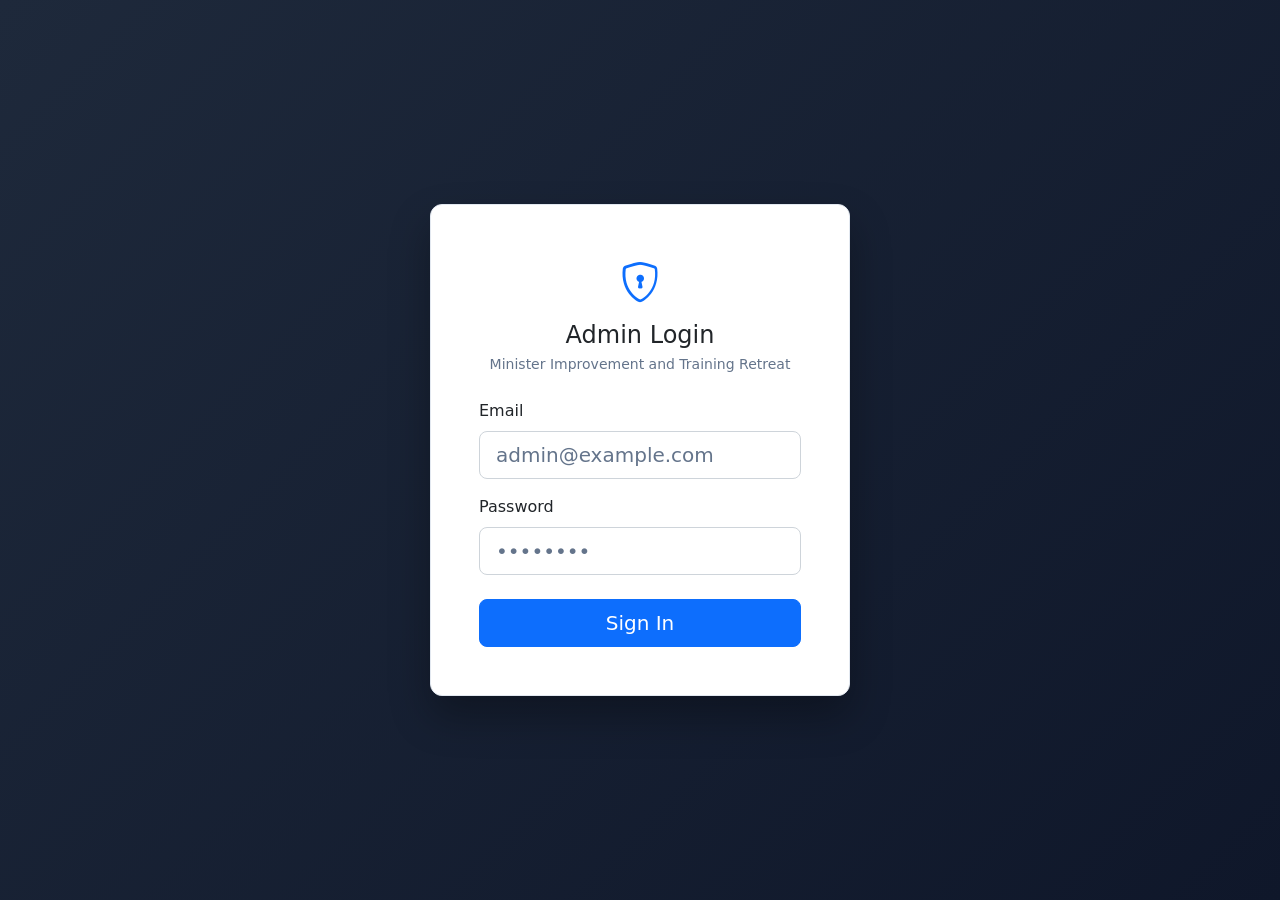
<file: public/admin/login.html>
<!DOCTYPE html>
<html lang="en">
<head>
  <meta charset="UTF-8">
  <meta name="viewport" content="width=device-width, initial-scale=1">
  <title>Admin Login – MITRE</title>
  <link href="https://cdn.jsdelivr.net/npm/bootstrap@5.3.3/dist/css/bootstrap.min.css" rel="stylesheet">
  <link href="https://cdn.jsdelivr.net/npm/bootstrap-icons@1.11.3/font/bootstrap-icons.min.css" rel="stylesheet">
  <link href="assets/css/admin.css" rel="stylesheet">
</head>
<body>
  <div class="login-wrapper">
    <div class="card login-card">
      <div class="card-body p-4 p-md-5">
        <div class="text-center mb-4">
          <i class="bi bi-shield-lock fs-1 text-primary"></i>
          <h4 class="mt-2 mb-1">Admin Login</h4>
          <p class="text-muted small">Minister Improvement and Training Retreat</p>
        </div>

        <div id="alert" class="alert d-none" role="alert"></div>

        <form id="loginForm">
          <div class="mb-3">
            <label class="form-label">Email</label>
            <input type="email" class="form-control form-control-lg" id="email" required placeholder="admin@example.com" value="">
          </div>
          <div class="mb-4">
            <label class="form-label">Password</label>
            <input type="password" class="form-control form-control-lg" id="password" required placeholder="••••••••" value="">
          </div>
          <button type="submit" class="btn btn-primary btn-lg w-100" id="btnLogin">
            <span class="spinner-border spinner-border-sm d-none" id="spinner"></span>
            Sign In
          </button>
        </form>
      </div>
    </div>
  </div>

  <script src="../assets/js/config.js"></script>
  <script src="assets/js/admin.js"></script>
  <script>
    // Redirect if already logged in
    Admin.checkAuth().then(ok => { if (ok) location.href = 'index.html'; });

    document.getElementById('loginForm').addEventListener('submit', async (e) => {
      e.preventDefault();
      const btn = document.getElementById('btnLogin');
      const spinner = document.getElementById('spinner');
      const alert = document.getElementById('alert');

      btn.disabled = true;
      spinner.classList.remove('d-none');
      alert.classList.add('d-none');

      try {
        await Admin.login(
          document.getElementById('email').value.trim(),
          document.getElementById('password').value
        );
        location.href = 'index.html';
      } catch (err) {
        alert.textContent = err.message || 'Login failed';
        alert.classList.remove('d-none', 'alert-success');
        alert.classList.add('alert-danger');
      } finally {
        btn.disabled = false;
        spinner.classList.add('d-none');
      }
    });
  </script>
</body>
</html>
</file>
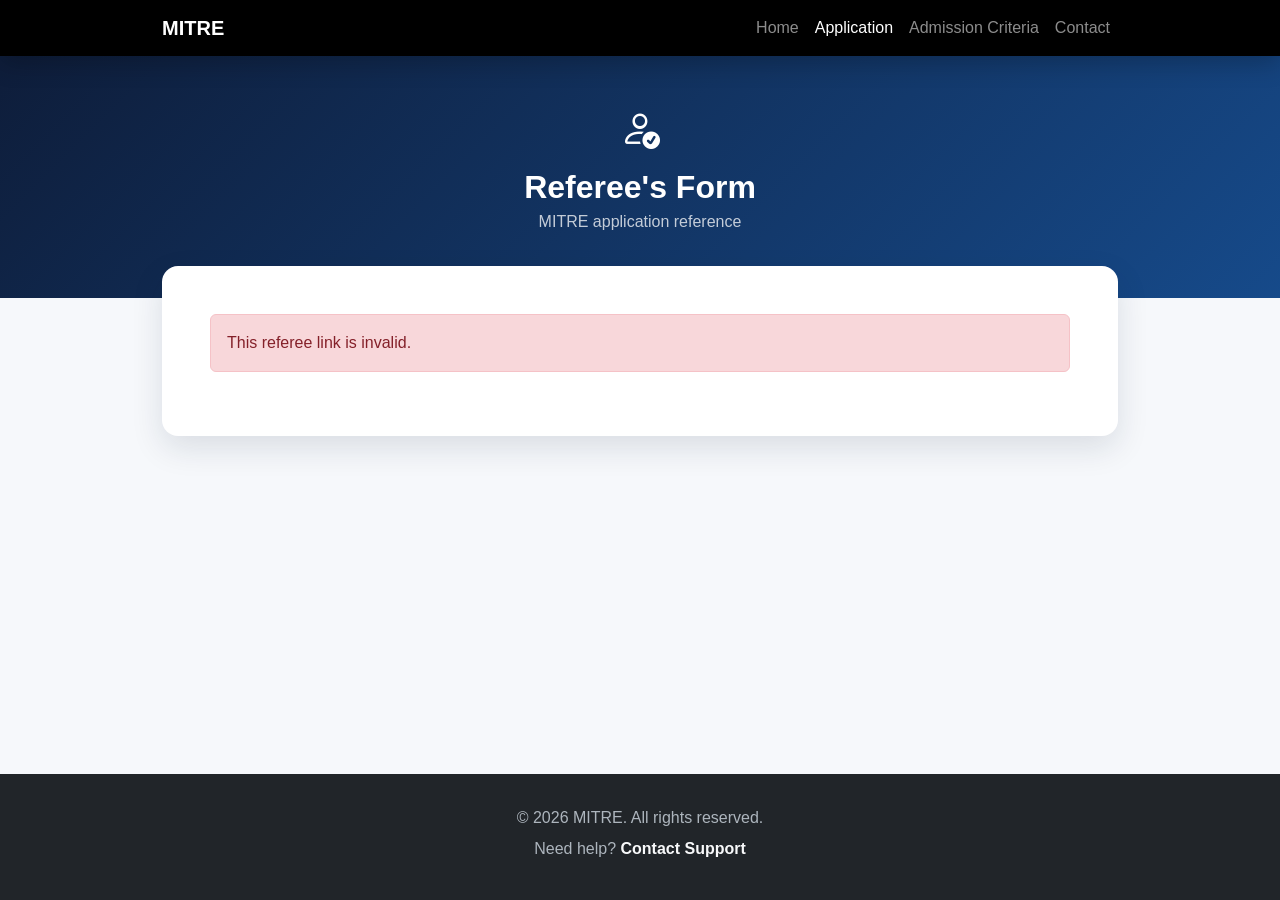
<file: public/application/referee.html>
<!DOCTYPE html>
<html lang="en">
<head>
  <meta charset="UTF-8">
  <meta name="viewport" content="width=device-width, initial-scale=1.0">
  <title>MITRE Referee Form</title>
  <link rel="stylesheet" href="../assets/css/bootstrap.css">
  <link rel="stylesheet" href="../assets/css/styles.css">
  <link rel="stylesheet" href="https://cdn.jsdelivr.net/npm/bootstrap-icons@1.13.1/font/bootstrap-icons.min.css">
</head>
<body class="application-page">
  <nav class="navbar navbar-expand-lg navbar-dark bg-dark">
    <div class="container">
      <a class="navbar-brand fw-bold" href="../../index.html">MITRE</a>
      <button class="navbar-toggler" type="button" data-bs-toggle="collapse" data-bs-target="#refereeNav" aria-controls="refereeNav" aria-expanded="false" aria-label="Toggle navigation">
        <span class="navbar-toggler-icon"></span>
      </button>
      <div class="collapse navbar-collapse" id="refereeNav">
        <ul class="navbar-nav ms-auto">
          <li class="nav-item"><a class="nav-link" href="../../index.html">Home</a></li>
          <li class="nav-item"><a class="nav-link active" aria-current="page" href="index.html">Application</a></li>
          <li class="nav-item"><a class="nav-link" href="../../index.html#criteria">Admission Criteria</a></li>
          <li class="nav-item"><a class="nav-link" href="../../index.html#contact">Contact</a></li>
        </ul>
      </div>
    </div>
  </nav>

  <header class="portal-hero text-center">
    <div class="container">
      <i class="bi bi-person-check fs-1"></i>
      <h1 class="h2 mt-2 mb-1">Referee's Form</h1>
      <p class="mb-0 opacity-75">MITRE application reference</p>
    </div>
  </header>

  <main class="container application-content">
    <div class="card form-card">
      <div class="card-body p-4 p-md-5">
        <div id="alert" class="alert d-none" role="alert"></div>
        <p id="candidate" class="fw-semibold"></p>
        <form id="refereeForm" class="d-none">
          <div class="mb-3"><label class="form-label" for="ref_name">Your Full Name *</label><input class="form-control" id="ref_name" required></div>
          <div class="mb-3"><label class="form-label" for="ref_phone">Your WhatsApp Phone *</label><input class="form-control" id="ref_phone" type="tel" placeholder="08012345678" required></div>
          <div class="mb-3"><label class="form-label" for="ref_email">Your Email</label><input class="form-control" id="ref_email" type="email"></div>
          <div class="mb-3"><label class="form-label" for="ref_address">Your Residential Address *</label><textarea class="form-control" id="ref_address" rows="2" required></textarea></div>
          <div class="mb-3"><label class="form-label" for="ref_duration">How long have you known the candidate? *</label><input class="form-control" id="ref_duration" required></div>
          <div class="mb-3"><label class="form-label" for="ref_info">Why should the candidate attend MITRE?</label><textarea class="form-control" id="ref_info" rows="4"></textarea></div>
          <button type="submit" class="btn btn-primary w-100" id="submitButton">Submit Referee Details</button>
        </form>
      </div>
    </div>
  </main>

  <footer>
    <div class="container text-center">
      <p>&copy; 2026 MITRE. All rights reserved.</p>
      <p id="contact">Need help? <a href="https://api.whatsapp.com/send?phone=2348034530726&text=Hi,%20please%20i%20need%20help%20registering%20for%20MITRE!" target="_blank" rel="noopener">Contact Support</a></p>
    </div>
  </footer>

  <script src="https://cdn.jsdelivr.net/npm/bootstrap@5.3.3/dist/js/bootstrap.bundle.min.js"></script>
  <script src="../assets/js/config.js"></script>
  <script>
    const API = (window.API_BASE || '').replace(/\/$/, '');
    const token = new URLSearchParams(window.location.search).get('token') || '';
    const alertBox = document.getElementById('alert');
    const form = document.getElementById('refereeForm');

    function showMessage(message, type = 'success') {
      alertBox.className = `alert alert-${type}`;
      alertBox.textContent = message;
    }

    async function request(path, options = {}) {
      const response = await fetch(API + path, { ...options, headers: { 'Content-Type': 'application/json', ...(options.headers || {}) } });
      const data = await response.json().catch(() => ({}));
      if (!response.ok || !data.success) throw new Error(data.message || `Request failed (HTTP ${response.status})`);
      return data.data;
    }

    if (!/^[a-f0-9]{64}$/.test(token)) {
      showMessage('This referee link is invalid.', 'danger');
    } else {
      request(`/students/application.php?action=referee&token=${encodeURIComponent(token)}`).then(result => {
        document.getElementById('candidate').textContent = `You are providing a reference for ${result.candidate_name}.`;
        form.classList.remove('d-none');
      }).catch(error => showMessage(error.message, 'danger'));
    }

    form.addEventListener('submit', async event => {
      event.preventDefault();
      if (!form.checkValidity()) { form.reportValidity(); return; }
      const button = document.getElementById('submitButton');
      button.disabled = true;
      const body = {
        action: 'referee_submit',
        referee_token: token,
        ref_name: document.getElementById('ref_name').value.trim(),
        ref_phone: document.getElementById('ref_phone').value.trim(),
        ref_email: document.getElementById('ref_email').value.trim(),
        ref_address: document.getElementById('ref_address').value.trim(),
        ref_duration: document.getElementById('ref_duration').value.trim(),
        ref_info: document.getElementById('ref_info').value.trim()
      };
      try {
        await request('/students/application.php', { method: 'POST', body: JSON.stringify(body) });
        form.classList.add('d-none');
        showMessage('Thank you. Your referee details have been submitted successfully.');
      } catch (error) {
        showMessage(error.message, 'danger');
        button.disabled = false;
      }
    });
  </script>
</body>
</html>
</file>
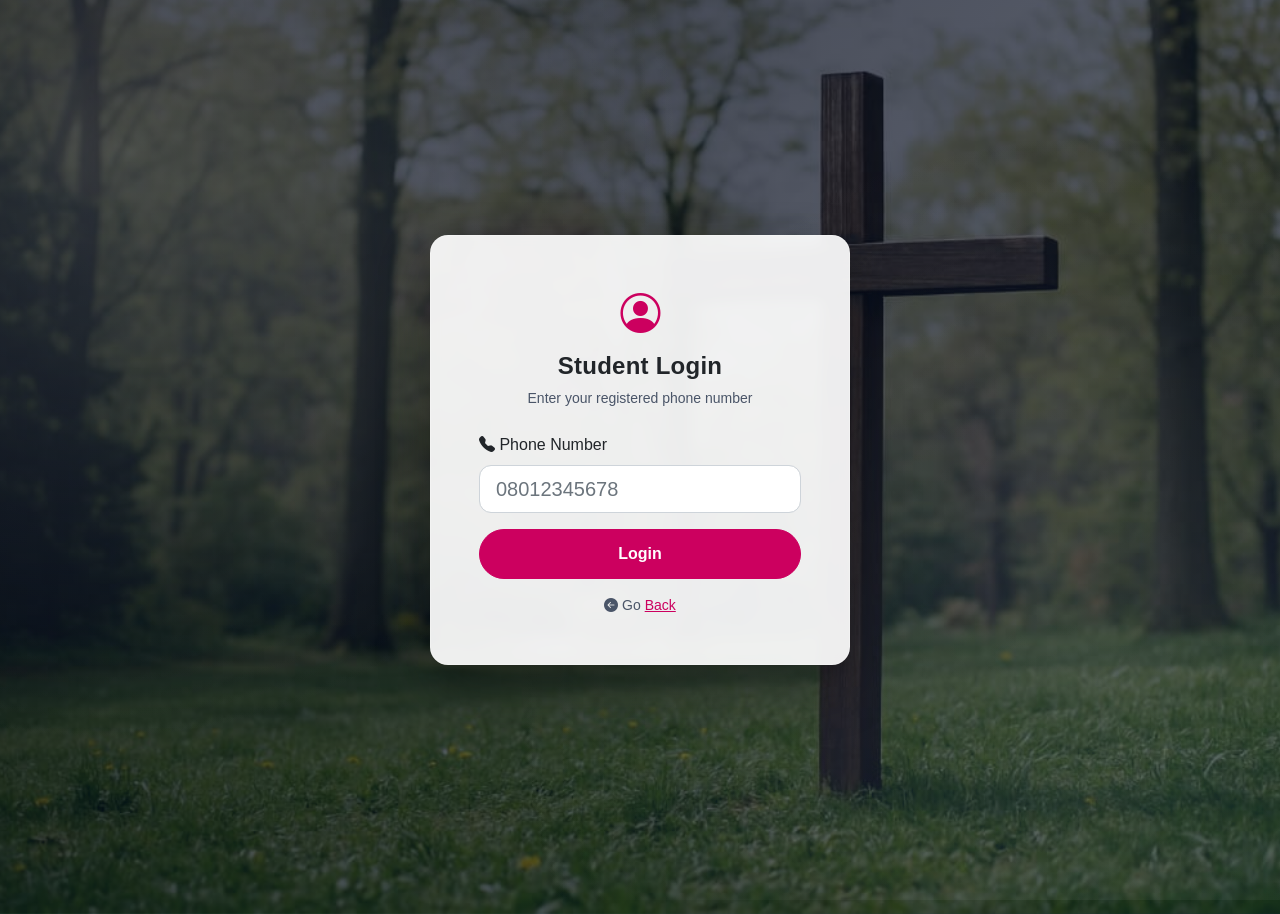
<file: public/student/login.html>
<!DOCTYPE html>
<html lang="en">
<head>
  <meta charset="UTF-8">
  <meta name="viewport" content="width=device-width, initial-scale=1">
  <title>Student Login  MITRE</title>
  <link href="../assets/css/bootstrap.css" rel="stylesheet">
  <link href="https://cdn.jsdelivr.net/npm/bootstrap-icons@1.11.3/font/bootstrap-icons.min.css" rel="stylesheet">
  <link rel="stylesheet" href="assets/css/style.css">
</head>
<body>
  <div class="card">
    <div class="card-body p-4 p-md-5">
      <div class="text-center mb-4">
        <i class="bi bi-person-circle fs-1 text-primary"></i>
        <h4 class="mt-2">Student Login</h4>
        <p class="text-muted small">Enter your registered phone number</p>
      </div>
      <div id="alert" class="alert d-none"></div>
      <form id="loginForm">
        <div class="mb-3">
          <label class="form-label">
            <i class="bi bi-telephone-fill"></i>
            Phone Number</label>
          <input type="tel" class="form-control form-control-lg" id="phone" required placeholder="08012345678">
        </div>
        <button type="submit" class="btn btn-primary rounded-5 w-100" id="btnLogin">Login</button>
      </form>
      <p class="text-center text-muted small mt-3 mb-0">
        <i class="bi bi-arrow-left-circle-fill"></i>
        Go <a href="../../index.html">Back </a>
      </p>
    </div>
  </div>

  <script src="../assets/js/config.js"></script>
  <script>
    const API = (window.API_BASE || '').replace(/\/$/, '');
    document.getElementById('loginForm').addEventListener('submit', async (e) => {
      e.preventDefault();
      const btn = document.getElementById('btnLogin');
      const alert = document.getElementById('alert');
      btn.disabled = true;
      alert.classList.add('d-none');

      try {
        const res = await fetch(API + '/auth/student_login.php', {
          method: 'POST',
          headers: { 'Content-Type': 'application/json' },
          credentials: 'include',
          body: JSON.stringify({ phone: document.getElementById('phone').value.trim() })
        });
        const data = await res.json();
        if (data.success) {
          location.href = 'index.html';
        } else {
          throw new Error(data.message || 'Login failed');
        }
      } catch (err) {
        alert.className = 'alert alert-danger';
        alert.textContent = err.message;
        alert.classList.remove('d-none');
      } finally {
        btn.disabled = false;
      }
    });
  </script>
</body>
</html>
</file>
<file: public/assets/css/styles.css>
:root {
	--brand-primary: #0d6efd;
	--hero-overlay-start: rgba(5, 10, 24, 0.8);
	--hero-overlay-end: rgba(8, 18, 44, 0.58);
	--footer-bg: #0b1220;
	--footer-text: #dbe3f0;
}

.home-page {
	min-height: 100vh;
	background: #f6f8fb;
}

.home-page .navbar {
	box-shadow: 0 8px 24px rgba(0, 0, 0, 0.22);
}

.home-page .hero {
	position: relative;
	display: flex;
	align-items: center;
	justify-content: center;
	text-align: center;
	color: #ffffff;
	min-height: calc(100vh - 70px);
	padding: clamp(5rem, 10vh, 8rem) 0 clamp(4rem, 9vh, 6.5rem);
	overflow: hidden;
	isolation: isolate;
	background: #0e1d3a;
}

.home-page .hero::before {
	content: "";
	position: absolute;
	inset: 0;
	z-index: -2;
	background:
		linear-gradient(135deg, var(--hero-overlay-start), var(--hero-overlay-end)),
		url("../img/reg-img.jpeg") center center / cover no-repeat;
	transform: scale(1.02);
}

.home-page .hero::after {
	content: "";
	position: absolute;
	inset: 0;
	z-index: -1;
	background: radial-gradient(circle at 10% 20%, rgba(255, 255, 255, 0.13), transparent 40%);
}

.home-page .hero .container {
	max-width: 900px;
}

.home-page .hero-title {
	font-size: clamp(2rem, 4vw, 3.6rem);
	font-weight: 800;
	line-height: 1.15;
	letter-spacing: 0.01em;
	text-wrap: balance;
	margin-bottom: 1rem;
	text-shadow: 0 3px 20px rgba(0, 0, 0, 0.38);
}

.home-page .hero-subtitle {
	font-size: clamp(1.05rem, 1.8vw, 1.35rem);
	font-weight: 500;
	color: rgba(255, 255, 255, 0.94);
	max-width: 760px;
	margin-left: auto;
	margin-right: auto;
	text-shadow: 0 2px 12px rgba(0, 0, 0, 0.35);
}

.home-page .hero .btn {
	font-weight: 600;
}

.home-page .page-loader {
	position: fixed;
	inset: 0;
	display: grid;
	place-items: center;
	background: linear-gradient(160deg, #0a1428, #13284f);
	z-index: 2000;
	transition: opacity 0.35s ease, visibility 0.35s ease;
}

.home-page .loader-core {
	display: flex;
	flex-direction: column;
	align-items: center;
	gap: 0.9rem;
}

.home-page .loader-label {
	color: rgba(255, 255, 255, 0.92);
	font-size: 0.98rem;
	font-weight: 500;
	letter-spacing: 0.02em;
}

.home-page .page-loader.is-hidden {
	opacity: 0;
	visibility: hidden;
}

.home-page footer {
	margin-top: 2.5rem;
	padding: 2rem 0;
	background: linear-gradient(180deg, #101a2f, var(--footer-bg));
	color: var(--footer-text);
	border-top: 1px solid rgba(255, 255, 255, 0.08);
}

.home-page footer p {
	margin-bottom: 0.45rem;
}

.home-page footer a {
	color: #6ab0ff;
	text-decoration: none;
	font-weight: 600;
}

.home-page footer a:hover,
.home-page footer a:focus {
	color: #9dcbff;
	text-decoration: underline;
}

.application-page {
	min-height: 100vh;
	background: #f6f8fb;
	display: flex;
	flex-direction: column;
}

.application-page .navbar {
	box-shadow: 0 8px 24px rgba(0, 0, 0, 0.22);
}

.application-page .portal-hero {
	background: linear-gradient(135deg, #0e1d3a, #164a8a);
	color: #fff;
	padding: 2.75rem 0 4rem;
}

.application-page .portal-hero h1,
.application-page .portal-hero h2 {
	font-weight: 800;
}

.application-page .form-card {
	max-width: 960px;
	margin: -2rem auto 3rem;
	border: 0;
	border-radius: 1rem;
	box-shadow: 0 12px 32px rgba(13, 31, 61, 0.12);
}

.application-page .btn {
	border-radius: 50rem;
	font-weight: 600;
}

.application-page .btn-primary {
	box-shadow: 0 5px 12px rgba(13, 110, 253, 0.2);
}

.application-page .application-stepper {
	display: flex;
	gap: 0.5rem;
	margin: 0 0 0.7rem;
	padding: 0;
	list-style: none;
}

.application-page .application-step {
	display: flex;
	align-items: center;
	gap: 0.45rem;
	flex: 1 1 0;
	min-width: 0;
	padding: 0.55rem 0.7rem;
	border: 1px solid #dfe5ec;
	border-radius: 0.55rem;
	color: #6c757d;
	font-size: 0.82rem;
	font-weight: 600;
	line-height: 1.2;
}

.application-page .application-step.active {
	border-color: #164a8a;
	background: #edf4fc;
	color: #164a8a;
	box-shadow: inset 0 -3px 0 #164a8a;
}

.application-page .step-number {
	display: grid;
	place-items: center;
	flex: 0 0 1.55rem;
	height: 1.55rem;
	border-radius: 50%;
	background: #e9ecef;
	font-size: 0.78rem;
	padding: 0.34rem;
}

.application-page .application-step.active .step-number {
	background: #164a8a;
	color: #fff;
	padding: 0.4rem;
}

.application-page .step-name {
	min-width: 0;
	overflow-wrap: anywhere;
}

.application-page .referee-link-note {
	color: #495057;
	line-height: 1.55;
}

.application-page .referee-link-input {
	cursor: copy;
}

.application-page .passport-upload-area {
	display: flex;
	flex-direction: column;
	align-items: center;
	justify-content: center;
	min-height: 190px;
	padding: 1.5rem;
	border: 2px dashed #b8c7d9;
	border-radius: 0.75rem;
	background: #f8fbff;
	color: #164a8a;
	cursor: pointer;
	text-align: center;
	transition: border-color 0.2s ease, background-color 0.2s ease;
}

.application-page .passport-upload-area:hover,
.application-page .passport-upload-area:focus-within {
	border-color: #164a8a;
	background: #edf4fc;
}

.application-page .passport-upload-icon {
	font-size: 2rem;
}

.application-page .passport-upload-title {
	margin-top: 0.5rem;
	font-weight: 700;
}

.application-page .passport-upload-help {
	margin-top: 0.25rem;
	color: #6c757d;
	font-size: 0.85rem;
}

.application-page .passport-preview {
	display: flex;
	align-items: center;
	gap: 1rem;
	padding: 0.85rem;
	border: 1px solid #dfe5ec;
	border-radius: 0.75rem;
	background: #fff;
}

.application-page .passport-preview-image {
	width: 76px;
	height: 92px;
	border-radius: 0.4rem;
	object-fit: cover;
	background: #e9ecef;
}

.application-page .passport-file-details {
	display: flex;
	flex: 1 1 auto;
	min-width: 0;
	flex-direction: column;
	gap: 0.2rem;
}

.application-page .passport-file-details strong {
	overflow-wrap: anywhere;
}

.application-page .passport-file-actions {
	display: flex;
	flex-wrap: wrap;
	justify-content: flex-end;
	gap: 0.4rem;
}

.application-page .application-toast {
	margin-top: 0.65rem;
	padding: 0.75rem 1rem;
	border-radius: 0.5rem;
	background: #198754;
	box-shadow: 0 8px 24px rgba(13, 31, 61, 0.2);
	color: #fff;
	font-size: 0.9rem;
	font-weight: 600;
	opacity: 0;
	transform: translateY(0.5rem);
	transition: opacity 0.2s ease, transform 0.2s ease;
}

.application-page .application-toast.show {
	opacity: 1;
	transform: translateY(0);
}

.application-page .application-toast-danger {
	background: #b02a37;
}

.application-page .step-description {
	margin-top: -0.45rem;
	margin-bottom: 1.25rem;
	color: #6c757d;
	font-size: 0.92rem;
}

.application-page .form-section-heading {
	margin-top: 0.85rem;
	padding-top: 0.85rem;
	border-top: 1px solid #e9ecef;
	color: #164a8a;
	font-size: 0.78rem;
	font-weight: 800;
	letter-spacing: 0.08em;
	text-transform: uppercase;
}

.application-page .form-section-heading:first-child {
	margin-top: 0;
	padding-top: 0;
	border-top: 0;
}

.application-page .form-label {
	display: flex;
	align-items: center;
	justify-content: space-between;
	gap: 0.65rem;
	font-weight: 600;
}

.application-page .field-required,
.application-page .field-optional {
	flex: 0 0 auto;
	font-size: 0.68rem;
	font-weight: 700;
	letter-spacing: 0.02em;
	text-transform: uppercase;
}

.application-page .field-required {
	color: #a61e2d;
}

.application-page .field-optional {
	color: #6c757d;
	font-weight: 600;
}

.application-page .field-help {
	margin-top: 0.35rem;
}

.application-page .form-control:focus,
.application-page .form-select:focus {
	box-shadow: 0 0 0 0.2rem rgba(22, 74, 138, 0.15);
}

.application-page .form-control.is-invalid:focus,
.application-page .form-select.is-invalid:focus {
	box-shadow: 0 0 0 0.2rem rgba(166, 30, 45, 0.15);
}

.application-page .invalid-feedback.d-block {
	margin-top: 0.35rem;
}

.application-page .application-content {
	flex: 1;
}

.application-page footer {
	margin-top: auto;
	padding: 2rem 0;
	background: #212529;
	color: #adb5bd;
}

.application-page footer p {
	margin-bottom: 0.45rem;
}

.application-page footer a {
	color: #f8f9fa;
	font-weight: 600;
	text-decoration: none;
}

.application-page footer a:hover,
.application-page footer a:focus {
	color: #6ab0ff;
	text-decoration: underline;
}

@media (max-width: 768px) {
	.application-page .passport-preview {
		align-items: flex-start;
		flex-wrap: wrap;
	}

	.application-page .passport-file-actions {
		width: 100%;
		justify-content: flex-start;
	}

	.application-page .application-stepper {
	gap: 0.35rem;
	}

	.application-page .application-step {
	align-items: flex-start;
	flex-direction: column;
	gap: 0.3rem;
	padding: 0.6rem 0.55rem;
	font-size: 0.74rem;
	}

	.application-page .application-step.active {
	background: #e3effc;
	box-shadow: inset 0 -3px 0 #164a8a, 0 0 0 2px rgba(22, 74, 138, 0.12);
	}

	.home-page .hero {
		min-height: calc(100vh - 62px);
		padding: 4.6rem 0 4rem;
	}

	.home-page .hero-title {
		font-size: clamp(1.75rem, 8vw, 2.35rem);
	}

	.home-page .hero-subtitle {
		font-size: 1rem;
	}

	.home-page .hero .btn {
		width: min(280px, 90%);
	}
}
</file>
<file: public/admin/assets/css/admin.css>
:root {
  --sidebar-width: 260px;
  --sidebar-collapsed-width: 72px;
  --primary: #0d6efd;
  --sidebar-bg: #1e293b;
  --sidebar-text: #e2e8f0;
  --body-bg: #f1f5f9;
  --card-bg: #ffffff;
  --text-color: #212529;
  --text-muted: #64748b;
  --border-color: #e2e8f0;
  --topbar-bg: #ffffff;
  --table-header-bg: #f8fafc;
  --input-bg: #ffffff;
  --input-border: #ced4da;
}

[data-theme="dark"] {
  --body-bg: #0f172a;
  --card-bg: #1e293b;
  --text-color: #e2e8f0;
  --text-muted: #94a3b8;
  --border-color: #334155;
  --topbar-bg: #1e293b;
  --table-header-bg: #0f172a;
  --input-bg: #0f172a;
  --input-border: #475569;
  --sidebar-bg: #0f172a;
  --sidebar-text: #cbd5e1;
}

body {
  font-family: system-ui, -apple-system, "Segoe UI", Roboto, sans-serif;
  background: var(--body-bg);
  color: var(--text-color);
  min-height: 100vh;
  transition: background-color .2s ease, color .2s ease;
}

/* Login */
.login-wrapper {
  min-height: 100vh;
  display: flex;
  align-items: center;
  justify-content: center;
  background: linear-gradient(135deg, #1e293b 0%, #0f172a 100%);
}
.login-card {
  width: 100%;
  max-width: 420px;
  border: none;
  border-radius: 12px;
  box-shadow: 0 20px 40px rgba(0,0,0,.3);
}

/* Sidebar */
#sidebar {
  width: var(--sidebar-width);
  background: var(--sidebar-bg);
  color: var(--sidebar-text);
  position: fixed;
  top: 0;
  left: 0;
  bottom: 0;
  z-index: 1000;
  overflow-x: hidden;
  overflow-y: auto;
  transition: width .25s ease, transform .25s ease;
  display: flex;
  flex-direction: column;
}
#sidebar .brand {
  padding: 1.25rem 1.5rem;
  font-size: 1.15rem;
  font-weight: 700;
  border-bottom: 1px solid rgba(255,255,255,.08);
  color: #fff;
  white-space: nowrap;
  overflow: hidden;
  display: flex;
  align-items: center;
  gap: .5rem;
}
#sidebar .brand .brand-icon {
  font-size: 1.25rem;
  flex-shrink: 0;
}
#sidebar .nav-link {
  color: var(--sidebar-text);
  padding: .7rem 1.5rem;
  border-radius: 0;
  font-size: .92rem;
  white-space: nowrap;
  overflow: hidden;
  display: flex;
  align-items: center;
}
#sidebar .nav-link:hover,
#sidebar .nav-link.active {
  background: rgba(255,255,255,.08);
  color: #fff;
}
#sidebar .nav-link i {
  width: 22px;
  margin-right: 8px;
  flex-shrink: 0;
  text-align: center;
  font-size: 1.1rem;
}
#sidebar .zone-badge {
  margin: 1rem 1.25rem;
  padding: .6rem .9rem;
  background: rgba(13,110,253,.2);
  border: 1px solid rgba(13,110,253,.4);
  border-radius: 8px;
  font-size: .85rem;
  white-space: nowrap;
  overflow: hidden;
  text-overflow: ellipsis;
}
#sidebar .sidebar-footer {
  white-space: nowrap;
  overflow: hidden;
}

#sidebarBackdrop {
  display: none;
}

/* Collapsed sidebar (desktop) */
body.sidebar-collapsed #sidebar {
  width: var(--sidebar-collapsed-width);
}
body.sidebar-collapsed #sidebar .brand-text,
body.sidebar-collapsed #sidebar .nav-label,
body.sidebar-collapsed #sidebar .zone-text,
body.sidebar-collapsed #sidebar .sidebar-user-text,
body.sidebar-collapsed #sidebar .zone-badge .me-1 {
  display: none;
}
body.sidebar-collapsed #sidebar .brand {
  padding: 1.25rem 0;
  justify-content: center;
}
body.sidebar-collapsed #sidebar .nav-link {
  padding: .75rem 0;
  justify-content: center;
}
body.sidebar-collapsed #sidebar .nav-link i {
  margin-right: 0;
  width: auto;
  font-size: 1.25rem;
}
body.sidebar-collapsed #sidebar .zone-badge {
  margin: .75rem auto;
  padding: .5rem;
  width: 40px;
  height: 40px;
  display: flex;
  align-items: center;
  justify-content: center;
  border-radius: 50%;
}
body.sidebar-collapsed #sidebar .zone-badge i {
  margin: 0 !important;
}
body.sidebar-collapsed #sidebar .sidebar-footer {
  padding: .75rem .5rem !important;
  text-align: center;
}
body.sidebar-collapsed #sidebar .sidebar-footer .btn {
  padding: .35rem;
}
body.sidebar-collapsed #sidebar .sidebar-footer .nav-label {
  display: none;
}
body.sidebar-collapsed #main {
  margin-left: var(--sidebar-collapsed-width);
}

/* Main content */
#main {
  margin-left: var(--sidebar-width);
  min-height: 100vh;
  transition: margin-left .25s ease;
}
#topbar {
  background: var(--topbar-bg);
  border-bottom: 1px solid var(--border-color);
  padding: .75rem 1.5rem;
  position: sticky;
  top: 0;
  z-index: 100;
  color: var(--text-color);
}
.content-area {
  padding: 1.5rem;
}

/* Cards & tables – theme aware */
.card,
.stat-card,
.table-card {
  background: var(--card-bg);
  color: var(--text-color);
  border: 1px solid var(--border-color);
}
.stat-card {
  border: none;
  border-radius: 10px;
  box-shadow: 0 1px 3px rgba(0,0,0,.08);
}
.stat-card .stat-value {
  font-size: 1.75rem;
  font-weight: 700;
}
.table-card {
  border: none;
  border-radius: 10px;
  box-shadow: 0 1px 3px rgba(0,0,0,.08);
}
.card-header {
  background: var(--card-bg) !important;
  border-bottom-color: var(--border-color) !important;
  color: var(--text-color);
}
.table {
  color: var(--text-color);
  --bs-table-bg: transparent;
  --bs-table-color: var(--text-color);
  --bs-table-border-color: var(--border-color);
  --bs-table-hover-bg: rgba(128,128,128,.08);
  --bs-table-striped-bg: rgba(128,128,128,.04);
}
.table th {
  font-weight: 600;
  font-size: .82rem;
  text-transform: uppercase;
  letter-spacing: .03em;
  color: var(--text-muted);
  background: var(--table-header-bg);
  border-color: var(--border-color);
}
.table td {
  border-color: var(--border-color);
  vertical-align: middle;
}
.text-muted {
  color: var(--text-muted) !important;
}

/* Forms */
.form-control,
.form-select {
  background-color: var(--input-bg);
  border-color: var(--input-border);
  color: var(--text-color);
}
.form-control:focus,
.form-select:focus {
  background-color: var(--input-bg);
  color: var(--text-color);
  border-color: var(--primary);
}
.form-control::placeholder {
  color: var(--text-muted);
}
.form-label {
  color: var(--text-color);
}

/* Dark mode tweaks for Bootstrap outlines / alerts */
[data-theme="dark"] .btn-outline-secondary {
  color: #cbd5e1;
  border-color: #475569;
}
[data-theme="dark"] .btn-outline-secondary:hover {
  background: #334155;
  color: #fff;
  border-color: #64748b;
}
[data-theme="dark"] .btn-outline-primary {
  color: #60a5fa;
  border-color: #3b82f6;
}
[data-theme="dark"] .btn-outline-primary:hover {
  background: #1d4ed8;
  color: #fff;
}
[data-theme="dark"] .btn-outline-danger {
  color: #f87171;
  border-color: #ef4444;
}
[data-theme="dark"] .alert-danger {
  background: #7f1d1d;
  border-color: #991b1b;
  color: #fecaca;
}
[data-theme="dark"] .alert-warning {
  background: #78350f;
  border-color: #92400e;
  color: #fde68a;
}
[data-theme="dark"] .alert-success {
  background: #14532d;
  border-color: #166534;
  color: #bbf7d0;
}
[data-theme="dark"] .modal-content {
  background: var(--card-bg);
  color: var(--text-color);
  border-color: var(--border-color);
}
[data-theme="dark"] .modal-header,
[data-theme="dark"] .modal-footer {
  border-color: var(--border-color);
}
[data-theme="dark"] .list-group-item {
  background: var(--card-bg);
  color: var(--text-color);
  border-color: var(--border-color);
}
[data-theme="dark"] .list-group-item-action:hover {
  background: #334155;
}
[data-theme="dark"] .dropdown-menu {
  background: var(--card-bg);
  border-color: var(--border-color);
}
[data-theme="dark"] .dropdown-item {
  color: var(--text-color);
}
[data-theme="dark"] .dropdown-item:hover {
  background: #334155;
}

/* Search input in card headers */
.search-input-wrap {
  position: relative;
  min-width: 180px;
  max-width: 260px;
}
.search-input-wrap .form-control {
  padding-left: 2rem;
}
.search-input-wrap .bi-search {
  position: absolute;
  left: .65rem;
  top: 50%;
  transform: translateY(-50%);
  color: var(--text-muted);
  pointer-events: none;
  font-size: .9rem;
}

/* Mobile */
@media (max-width: 991.98px) {
  #sidebar {
    transform: translateX(-100%);
    width: var(--sidebar-width) !important;
  }
  #sidebar.show {
    transform: translateX(0);
  }
  #sidebarBackdrop {
    display: block;
    position: fixed;
    inset: 0;
    background: rgba(15, 23, 42, .45);
    z-index: 990;
    opacity: 0;
    pointer-events: none;
    transition: opacity .2s ease;
  }
  #sidebarBackdrop.show {
    opacity: 1;
    pointer-events: auto;
  }
  #main {
    margin-left: 0 !important;
  }
  /* Ignore collapsed state on mobile */
  body.sidebar-collapsed #sidebar .brand-text,
  body.sidebar-collapsed #sidebar .nav-label,
  body.sidebar-collapsed #sidebar .zone-text,
  body.sidebar-collapsed #sidebar .sidebar-user-text {
    display: inline;
  }
  body.sidebar-collapsed #sidebar .nav-link {
    padding: .7rem 1.5rem;
    justify-content: flex-start;
  }
  body.sidebar-collapsed #sidebar .nav-link i {
    margin-right: 8px;
    width: 22px;
    font-size: 1.1rem;
  }
  body.sidebar-collapsed #sidebar .zone-badge {
    margin: 1rem 1.25rem;
    padding: .6rem .9rem;
    width: auto;
    height: auto;
    border-radius: 8px;
  }
}


/* Pagination */
.pagination .page-link {
  color: var(--text-color);
  background: var(--card-bg);
  border-color: var(--border-color);
}
.pagination .page-item.active .page-link {
  background: var(--primary);
  border-color: var(--primary);
  color: #fff;
}
.pagination .page-item.disabled .page-link {
  background: var(--card-bg);
  color: var(--text-muted);
  border-color: var(--border-color);
}
[data-theme="dark"] .pagination .page-link:hover {
  background: #334155;
  color: #fff;
}


/* Student profile */
.profile-hero .profile-photo-wrap {
  flex-shrink: 0;
}
.profile-passport {
  width: 120px;
  height: 140px;
  object-fit: cover;
  border-radius: 10px;
  border: 1px solid var(--border-color);
  background: var(--table-header-bg);
}
.profile-avatar-placeholder {
  width: 120px;
  height: 140px;
  border-radius: 10px;
  border: 1px dashed var(--border-color);
  background: var(--table-header-bg);
  display: flex;
  align-items: center;
  justify-content: center;
  color: var(--text-muted);
  font-size: 3rem;
}
.profile-kv-grid {
  display: grid;
  grid-template-columns: 1fr;
  gap: .65rem 1.25rem;
}
@media (min-width: 576px) {
  .profile-kv-grid {
    grid-template-columns: 1fr 1fr;
  }
}
.profile-kv {
  min-width: 0;
}
.profile-kv-label {
  font-size: .72rem;
  text-transform: uppercase;
  letter-spacing: .04em;
  color: var(--text-muted);
  font-weight: 600;
  margin-bottom: .15rem;
}
.profile-kv-value {
  font-size: .95rem;
  color: var(--text-color);
  word-break: break-word;
}
.bg-primary-subtle {
  background-color: rgba(13, 110, 253, .12) !important;
}
.bg-secondary-subtle {
  background-color: rgba(100, 116, 139, .15) !important;
}
.text-primary.border, .border.text-primary {
  border-color: rgba(13, 110, 253, .35) !important;
}

.badge-status-applicant { background: #94a3b8; }
.badge-status-admitted  { background: #0ea5e9; }
.badge-status-active    { background: #22c55e; }
.badge-status-probation { background: #f59e0b; }
.badge-status-inactive  { background: #64748b; }
.badge-status-withdrawn { background: #ef4444; }
.badge-status-graduated { background: #8b5cf6; }

/* ---- Admin notifications ---- */
.notif-item.notif-unread {
  background: rgba(13, 110, 253, 0.06);
  border-left: 3px solid var(--primary, #0d6efd);
}
[data-theme="dark"] .notif-item.notif-unread {
  background: rgba(13, 110, 253, 0.15);
}
.notif-bell-flash {
  animation: notif-pulse 0.6s ease 2;
}
@keyframes notif-pulse {
  0%, 100% { transform: scale(1); box-shadow: none; }
  50% { transform: scale(1.12); box-shadow: 0 0 0 4px rgba(13, 110, 253, 0.35); }
}
#notif-badge {
  min-width: 1.1rem;
  padding: 0.15em 0.35em;
}
#notificationsModal .modal-body {
  max-height: min(60vh, 420px);
}
</file>
<file: public/student/assets/css/style.css>
:root {
      --hero-overlay-start: rgba(5, 10, 24, 0.8);
      --hero-overlay-end: rgba(8, 18, 44, 0.58);
      --hero-accent: rgba(255, 255, 255, 0.14);
    }

    body {
      min-height: 100vh;
      margin: 0;
      display: flex;
      align-items: center;
      justify-content: center;
      padding: 1.2rem;
      position: relative;
      overflow: hidden;
      isolation: isolate;
      background: #0e1d3a;
    }

    body::before {
      content: "";
      position: absolute;
      inset: 0;
      z-index: -2;
      background:
        linear-gradient(135deg, var(--hero-overlay-start), var(--hero-overlay-end)),
        url("../../../assets/img/reg-img.jpeg") center center / cover no-repeat;
      transform: scale(1.03);
    }

    body::after {
      content: "";
      position: absolute;
      inset: 0;
      z-index: -1;
      background:
        radial-gradient(circle at 8% 18%, var(--hero-accent), transparent 42%),
        radial-gradient(circle at 85% 78%, rgba(255, 255, 255, 0.08), transparent 45%);
    }

    .card {
      border: 1px solid rgba(255, 255, 255, 0.22);
      border-radius: 18px;
      box-shadow: 0 22px 50px rgba(0, 0, 0, 0.35);
      max-width: 420px;
      width: 100%;
      background: rgba(255, 255, 255, 0.92);
      backdrop-filter: blur(6px);
      -webkit-backdrop-filter: blur(6px);
    }

    .card h4 {
      font-weight: 700;
      letter-spacing: 0.01em;
    }

    .card .text-muted {
      color: #4a5568 !important;
    }

    .form-control {
      border-radius: 0.75rem;
    }

    .btn-primary {
      font-weight: 600;
    }

    @media (max-width: 576px) {
      .card {
        border-radius: 14px;
      }
    }
</file>
